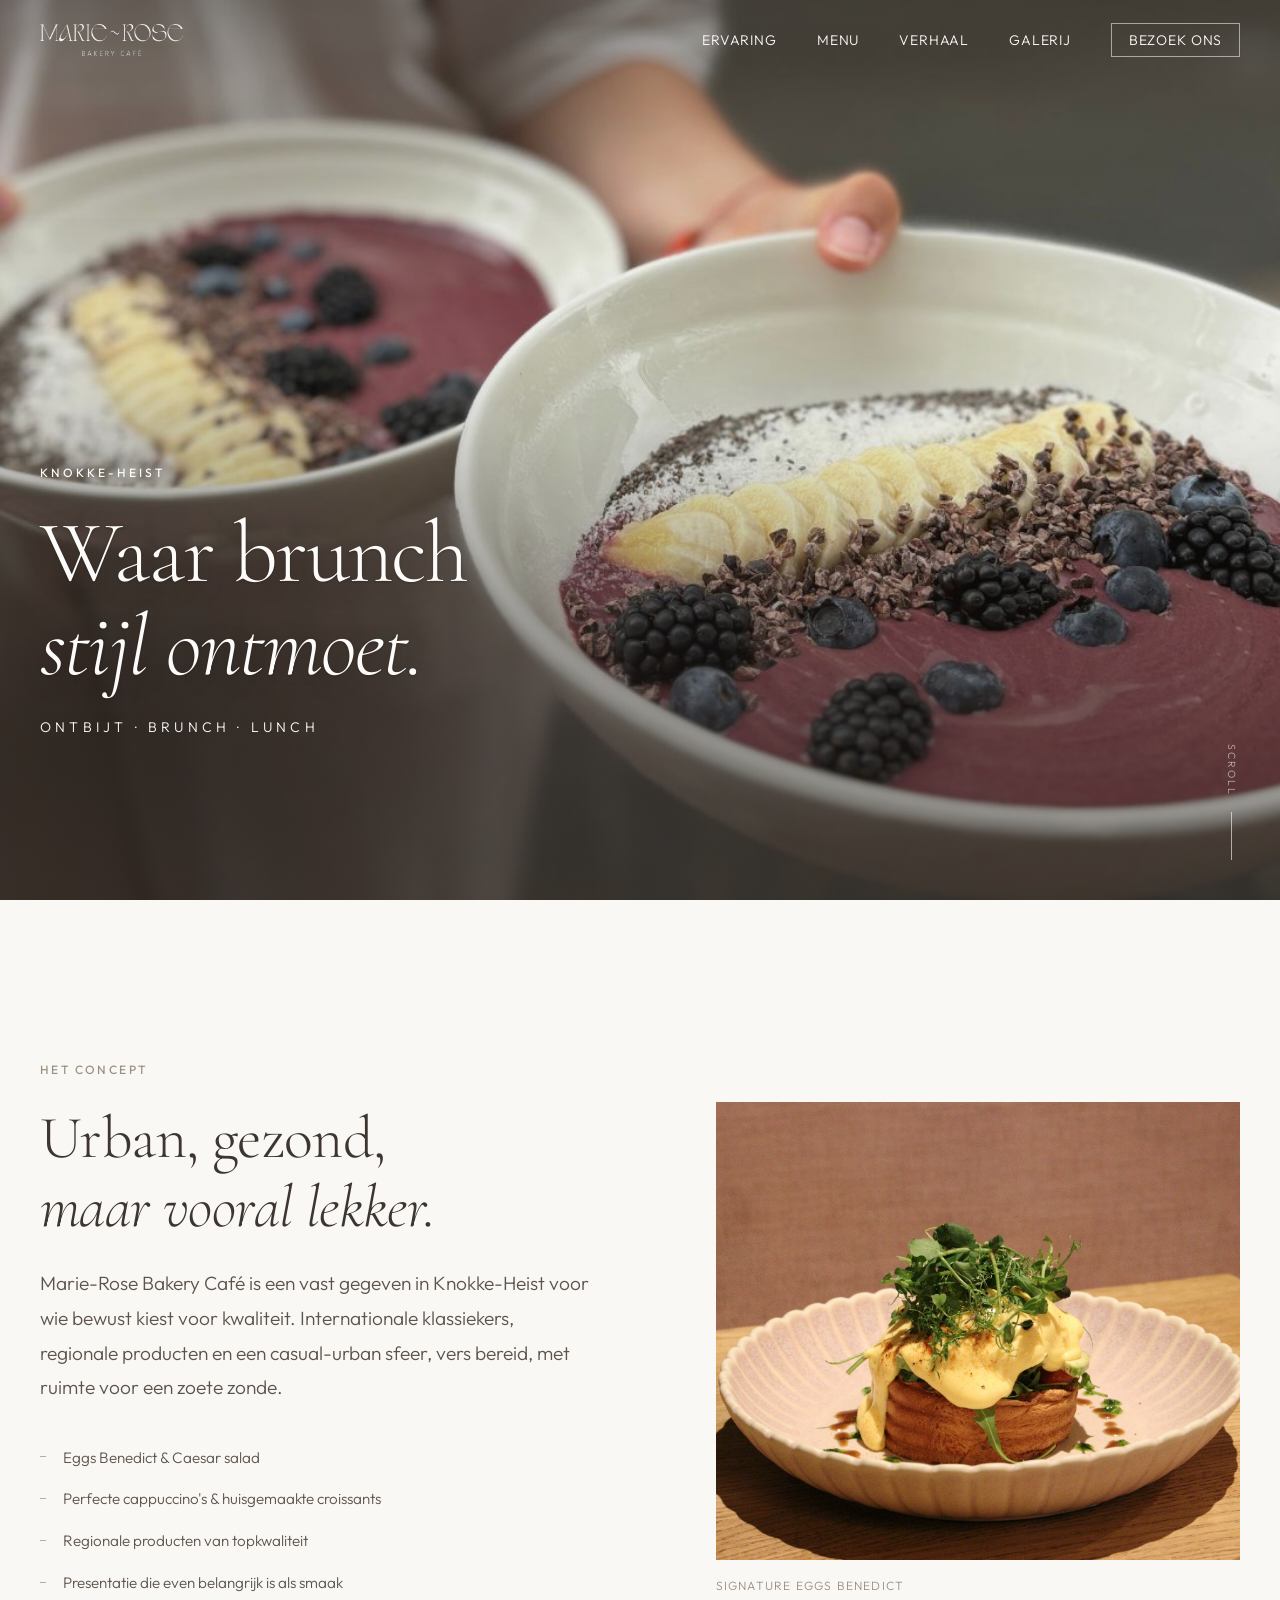
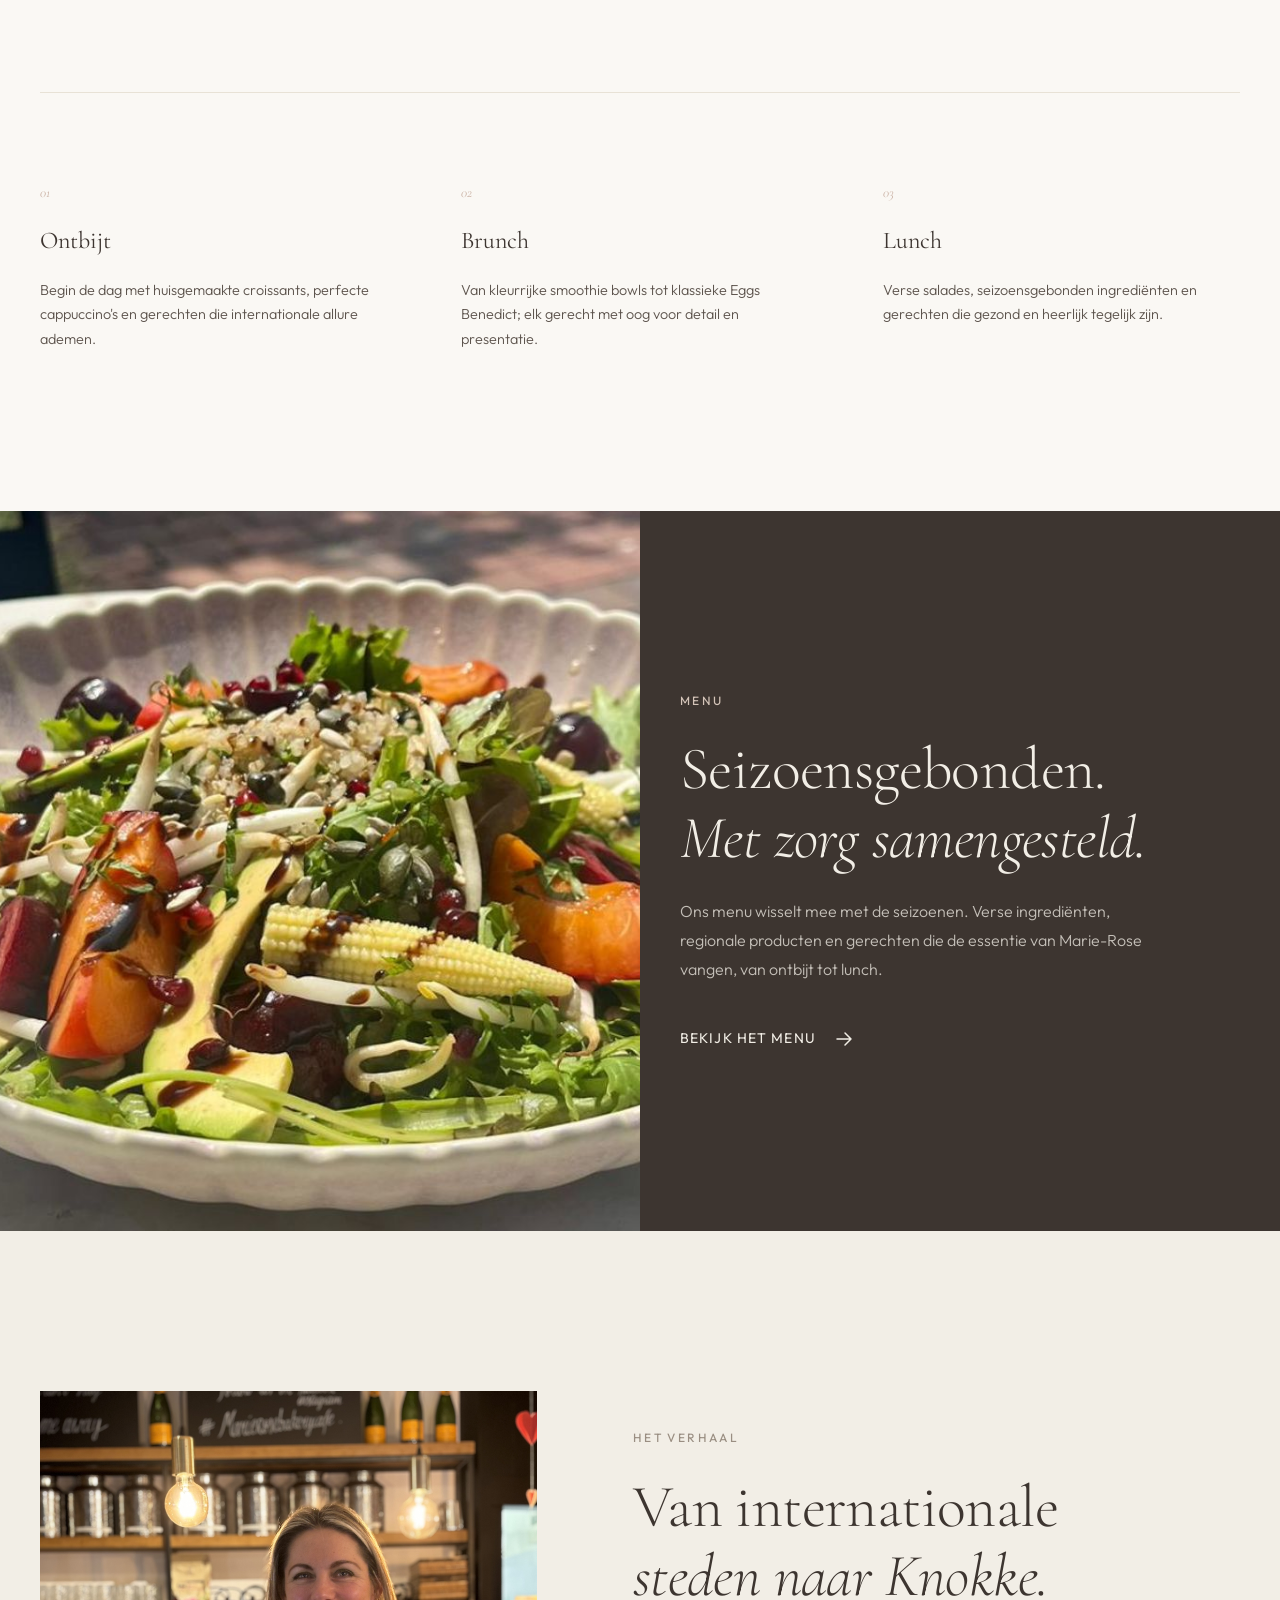
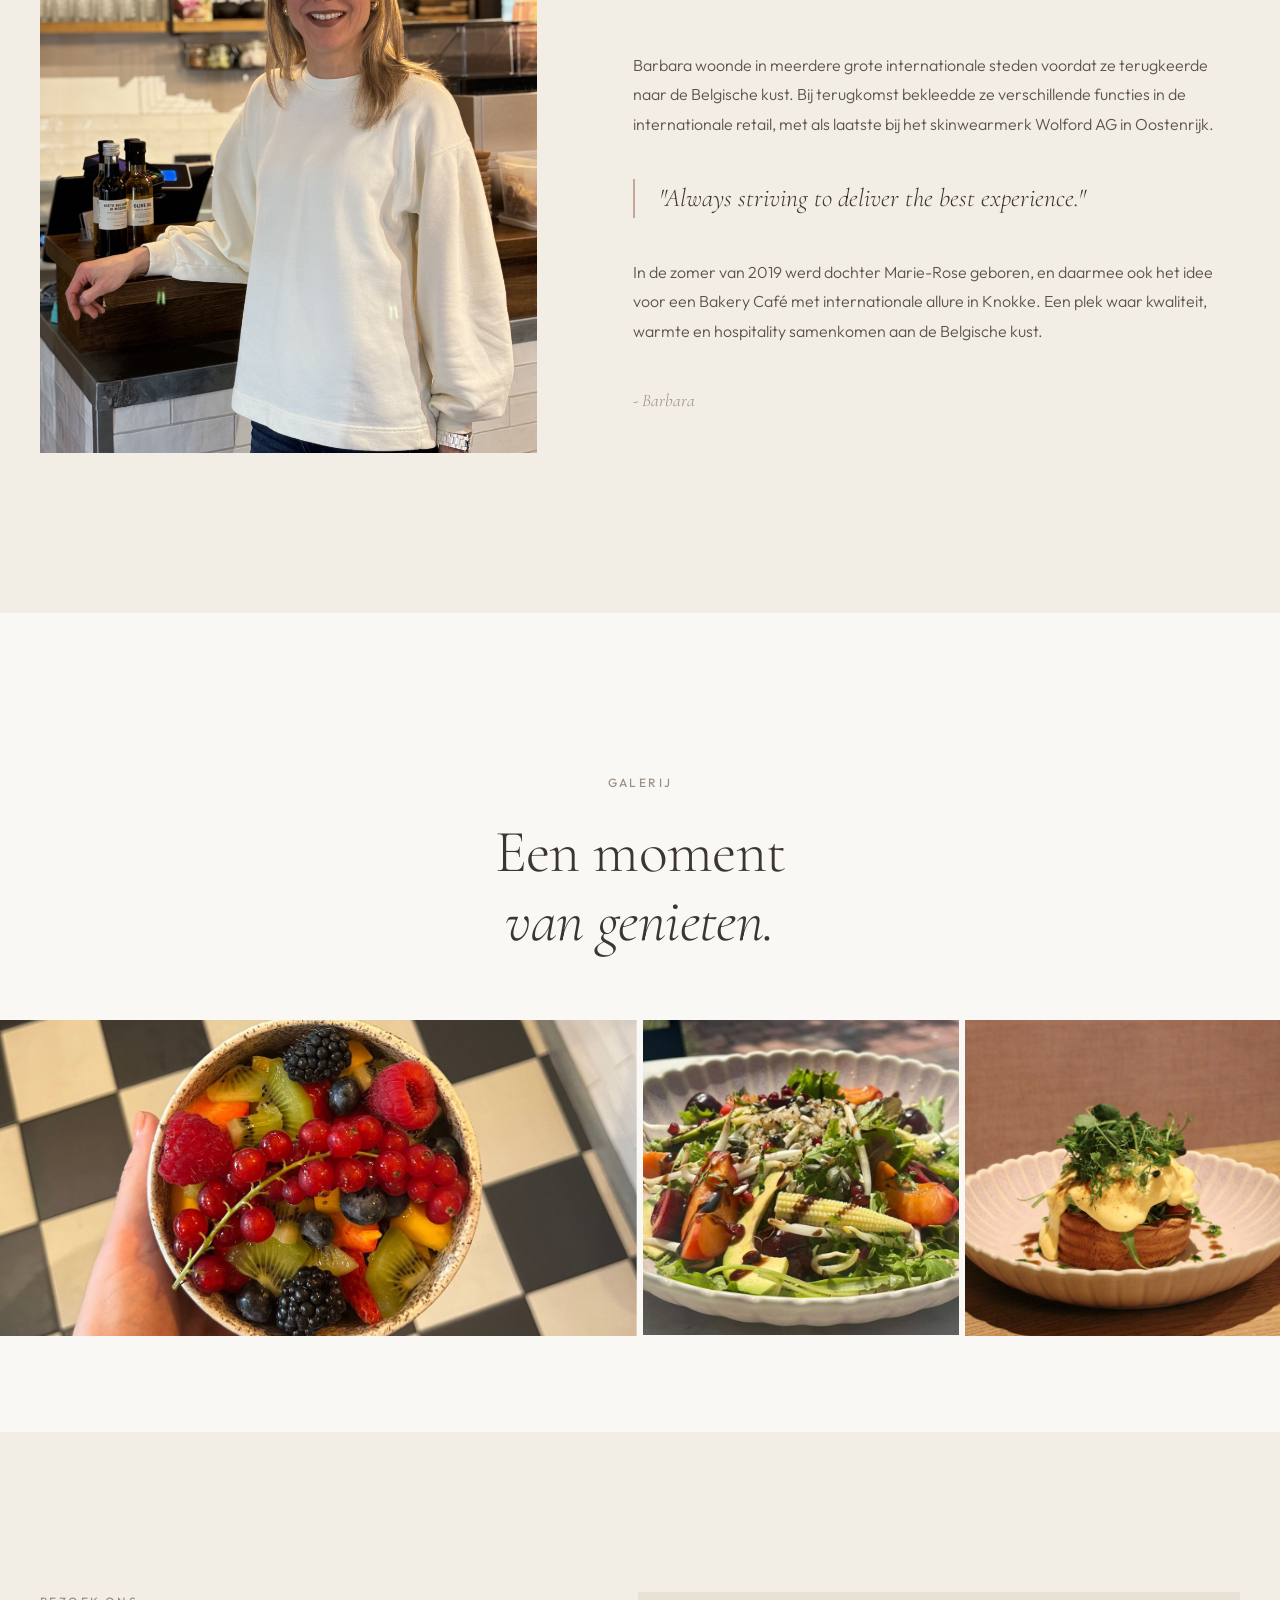
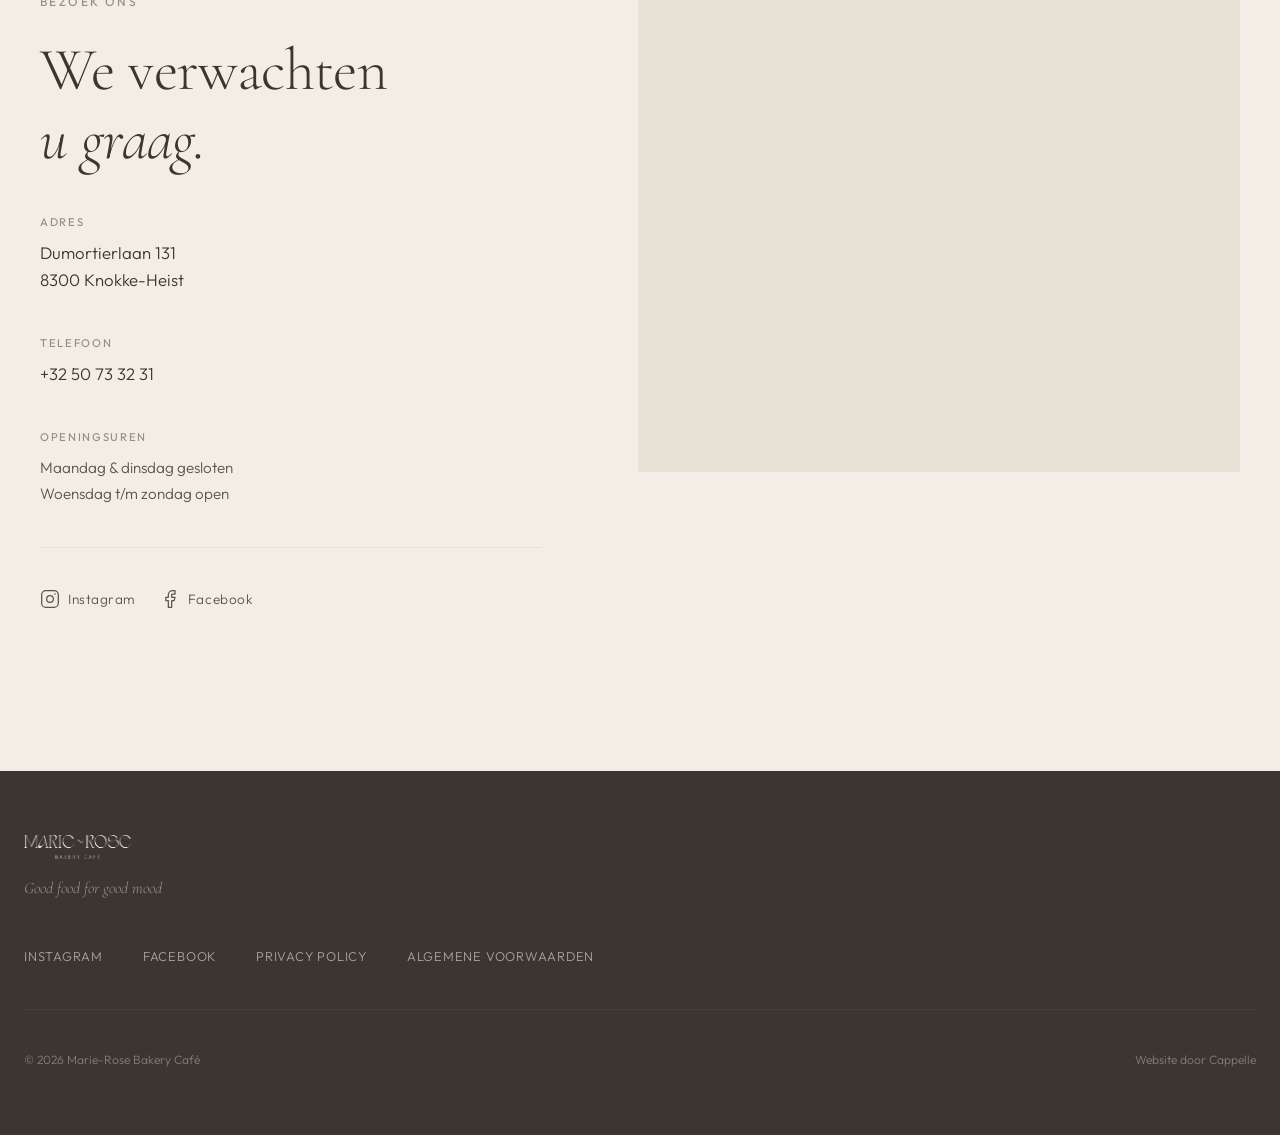
<file: index.html>
<!DOCTYPE html>
<html lang="nl">
<head>
  <meta charset="UTF-8">
  <meta name="viewport" content="width=device-width, initial-scale=1.0">
  <meta name="description" content="Marie-Rose Bakery Café. Urban bakery café in Knokke-Heist voor ontbijt, brunch en lunch. Internationale allure, regionale kwaliteit.">
  <meta name="theme-color" content="#F2EEE6">

  <title>Marie-Rose Bakery Café</title>

  <!-- Open Graph -->
  <meta property="og:type" content="website">
  <meta property="og:title" content="Marie-Rose Bakery Café in Knokke-Heist">
  <meta property="og:description" content="Urban, gezond, maar vooral lekker. Ontbijt, brunch en lunch met internationale allure aan de Belgische kust.">
  <meta property="og:image" content="assets/images/20240725_SmoothieBowl.jpg">
  <meta property="og:locale" content="nl_BE">
  <meta property="og:url" content="https://marie-roseknokke.be">

  <!-- Twitter -->
  <meta name="twitter:card" content="summary_large_image">
  <meta name="twitter:title" content="Marie-Rose Bakery Café in Knokke-Heist">
  <meta name="twitter:description" content="Urban, gezond, maar vooral lekker. Ontbijt, brunch en lunch met internationale allure aan de Belgische kust.">
  <meta name="twitter:image" content="assets/images/20240725_SmoothieBowl.jpg">

  <link rel="icon" href="assets/icons/favicon.ico" sizes="any">
  <link rel="canonical" href="https://marie-roseknokke.be">

  <link rel="preconnect" href="https://fonts.googleapis.com">
  <link rel="preconnect" href="https://fonts.gstatic.com" crossorigin>
  <link href="https://fonts.googleapis.com/css2?family=Cormorant+Garamond:ital,wght@0,300;0,400;0,500;1,300;1,400&family=Outfit:wght@300;400;450;500&display=swap" rel="stylesheet">

  <link rel="stylesheet" href="css/styles.css">

  <script type="application/ld+json">
  {
    "@context": "https://schema.org",
    "@type": "Restaurant",
    "name": "Marie-Rose Bakery Café",
    "image": "assets/images/20240725_SmoothieBowl.jpg",
    "url": "https://marie-roseknokke.be",
    "telephone": "+3250733231",
    "address": {
      "@type": "PostalAddress",
      "streetAddress": "Dumortierlaan 131",
      "addressLocality": "Knokke-Heist",
      "postalCode": "8300",
      "addressCountry": "BE"
    },
    "servesCuisine": ["Breakfast", "Brunch", "Lunch", "Bakery"],
    "priceRange": "€€",
    "sameAs": [
      "https://www.instagram.com/marierosebakerycafe/",
      "https://www.facebook.com/marierosebakerycafe/"
    ]
  }
  </script>
</head>
<body>

  <a href="#main" class="skip-link">Ga naar inhoud</a>

  <!-- Navigation -->
  <header class="site-header" id="site-header">
    <div class="header-inner">
      <a href="#" class="logo" aria-label="Marie-Rose Bakery Café - Home">
        <img src="assets/images/marie-roze-logopay-off-1800x404.png" alt="Marie-Rose Bakery Café" width="180" height="40">
      </a>

      <button class="nav-toggle" id="nav-toggle" aria-label="Menu openen" aria-expanded="false" aria-controls="site-nav">
        <span class="nav-toggle-line"></span>
        <span class="nav-toggle-line"></span>
      </button>

      <nav class="site-nav" id="site-nav" aria-label="Hoofdnavigatie">
        <ul class="nav-list">
          <li><a href="#ervaring" class="nav-link">Ervaring</a></li>
          <li><a href="#menu" class="nav-link">Menu</a></li>
          <li><a href="#verhaal" class="nav-link">Verhaal</a></li>
          <li><a href="#galerij" class="nav-link">Galerij</a></li>
          <li><a href="#contact" class="nav-link nav-link--cta">Bezoek ons</a></li>
        </ul>
      </nav>
    </div>
  </header>

  <main id="main">

    <!-- Hero -->
    <section class="hero" aria-label="Introductie">
      <div class="hero-media">
        <img
          src="assets/images/20240725_SmoothieBowl.jpg"
          alt="Twee kleurrijke açaí bowls met vers fruit, bereid bij Marie-Rose Bakery Café"
          width="1920"
          height="1280"
          fetchpriority="high"
        >
      </div>
      <div class="hero-content">
        <p class="hero-eyebrow reveal">Knokke-Heist</p>
        <h1 class="hero-title reveal">
          <span class="hero-title-line">Waar brunch</span>
          <span class="hero-title-line hero-title-line--italic">stijl ontmoet.</span>
        </h1>
        <p class="hero-subtitle reveal">Ontbijt · Brunch · Lunch</p>
      </div>
      <div class="hero-scroll" aria-hidden="true">
        <span class="hero-scroll-text">Scroll</span>
        <span class="hero-scroll-line"></span>
      </div>
    </section>

    <!-- Experience -->
    <section class="section experience" id="ervaring" aria-labelledby="experience-heading">
      <div class="container">
        <div class="experience-layout">
          <header class="experience-intro reveal">
            <span class="section-label">Het concept</span>
            <h2 class="section-title" id="experience-heading">Urban, gezond,<br><em>maar vooral lekker.</em></h2>
          </header>

          <div class="experience-body reveal">
            <p class="lead experience-lead">Marie-Rose Bakery Café is een vast gegeven in Knokke-Heist voor wie bewust kiest voor kwaliteit. Internationale klassiekers, regionale producten en een casual-urban sfeer, vers bereid, met ruimte voor een zoete zonde.</p>
            <ul class="experience-list">
              <li>Eggs Benedict & Caesar salad</li>
              <li>Perfecte cappuccino's & huisgemaakte croissants</li>
              <li>Regionale producten van topkwaliteit</li>
              <li>Presentatie die even belangrijk is als smaak</li>
            </ul>
          </div>

          <div class="experience-visual reveal">
            <figure class="image-frame">
              <img
                src="assets/images/Schermafbeelding-2024-03-15-om-08.57.19.jpg"
                alt="Eggs Benedict met hollandaise en verse microgroenten, signature gerecht van Marie-Rose"
                width="800"
                height="600"
                loading="lazy"
              >
              <figcaption class="image-caption">Signature Eggs Benedict</figcaption>
            </figure>
          </div>
        </div>

        <div class="experience-features">
          <article class="feature-card reveal">
            <span class="feature-number">01</span>
            <h3 class="feature-title">Ontbijt</h3>
            <p>Begin de dag met huisgemaakte croissants, perfecte cappuccino's en gerechten die internationale allure ademen.</p>
          </article>
          <article class="feature-card reveal">
            <span class="feature-number">02</span>
            <h3 class="feature-title">Brunch</h3>
            <p>Van kleurrijke smoothie bowls tot klassieke Eggs Benedict; elk gerecht met oog voor detail en presentatie.</p>
          </article>
          <article class="feature-card reveal">
            <span class="feature-number">03</span>
            <h3 class="feature-title">Lunch</h3>
            <p>Verse salades, seizoensgebonden ingrediënten en gerechten die gezond en heerlijk tegelijk zijn.</p>
          </article>
        </div>
      </div>
    </section>

    <!-- Menu -->
    <section class="section menu-section" id="menu" aria-labelledby="menu-heading">
      <div class="menu-layout">
        <div class="menu-image reveal">
          <img
            src="assets/images/20240725_Salade.jpg"
            alt="Verse seizoensalade met avocado, kersen en balsamico, geserveerd op het terras"
            width="900"
            height="1200"
            loading="lazy"
          >
        </div>
        <div class="menu-content">
          <div class="menu-inner reveal">
            <span class="section-label">Menu</span>
            <h2 class="section-title" id="menu-heading">Seizoensgebonden.<br><em>Met zorg samengesteld.</em></h2>
            <p class="menu-text">Ons menu wisselt mee met de seizoenen. Verse ingrediënten, regionale producten en gerechten die de essentie van Marie-Rose vangen, van ontbijt tot lunch.</p>
            <a href="assets/pdf/MR-menu-Brunch-juni-16-2026-02-full.pdf" class="text-link" target="_blank" rel="noopener noreferrer">
              <span>Bekijk het menu</span>
              <svg class="text-link-arrow" width="24" height="24" viewBox="0 0 24 24" fill="none" aria-hidden="true">
                <path d="M5 12h14M13 6l6 6-6 6" stroke="currentColor" stroke-width="1.5" stroke-linecap="round" stroke-linejoin="round"/>
              </svg>
            </a>
          </div>
        </div>
      </div>
    </section>

    <!-- Founder Story -->
    <section class="section story" id="verhaal" aria-labelledby="story-heading">
      <div class="container">
        <div class="story-grid">
          <div class="story-image reveal">
            <figure class="image-frame">
              <img
                src="assets/images/Marie-Rose-Barbara.png"
                alt="Barbara, oprichter van Marie-Rose Bakery Café, in de zaak aan de Dumortierlaan"
                width="600"
                height="900"
                loading="lazy"
              >
            </figure>
          </div>
          <div class="story-content reveal">
            <span class="section-label">Het verhaal</span>
            <h2 class="section-title" id="story-heading">Van internationale<br><em>steden naar Knokke.</em></h2>

            <div class="story-body">
              <p>Barbara woonde in meerdere grote internationale steden voordat ze terugkeerde naar de Belgische kust. Bij terugkomst bekleedde ze verschillende functies in de internationale retail, met als laatste bij het skinwearmerk Wolford AG in Oostenrijk.</p>
              <blockquote class="story-quote">
                <p>"Always striving to deliver the best experience."</p>
              </blockquote>
              <p>In de zomer van 2019 werd dochter Marie-Rose geboren, en daarmee ook het idee voor een Bakery Café met internationale allure in Knokke. Een plek waar kwaliteit, warmte en hospitality samenkomen aan de Belgische kust.</p>
            </div>

            <p class="story-signature">- Barbara</p>
          </div>
        </div>
      </div>
    </section>

    <!-- Gallery -->
    <section class="section gallery" id="galerij" aria-labelledby="gallery-heading">
      <div class="container">
        <div class="section-header section-header--center reveal">
          <span class="section-label">Galerij</span>
          <h2 class="section-title" id="gallery-heading">Een moment<br><em>van genieten.</em></h2>
        </div>
      </div>

      <div class="gallery-grid">
        <figure class="gallery-item gallery-item--wide reveal">
          <img
            src="assets/images/20240725_Fruit.jpg"
            alt="Kleurrijke fruitsalade met verse bessen, kiwi en mango in een handgemaakte kom"
            width="1200"
            height="800"
            loading="lazy"
          >
        </figure>
        <figure class="gallery-item reveal">
          <img
            src="assets/images/20240725_Salade.jpg"
            alt="Gourmet salade met avocado en balsamico op het terras"
            width="800"
            height="1000"
            loading="lazy"
          >
        </figure>
        <figure class="gallery-item reveal">
          <img
            src="assets/images/Schermafbeelding-2024-03-15-om-08.57.19.jpg"
            alt="Eggs Benedict met hollandaise en microgroenten"
            width="800"
            height="600"
            loading="lazy"
          >
        </figure>
      </div>
    </section>

    <!-- Contact -->
    <section class="section contact" id="contact" aria-labelledby="contact-heading">
      <div class="container">
        <div class="contact-grid">
          <div class="contact-info reveal">
            <span class="section-label">Bezoek ons</span>
            <h2 class="section-title" id="contact-heading">We verwachten<br><em>u graag.</em></h2>

            <address class="contact-details">
              <p class="contact-address">
                <span class="contact-label">Adres</span>
                Dumortierlaan 131<br>
                8300 Knokke-Heist
              </p>
              <p class="contact-phone">
                <span class="contact-label">Telefoon</span>
                <a href="tel:+3250733231">+32 50 73 32 31</a>
              </p>
              <p class="contact-hours">
                <span class="contact-label">Openingsuren</span>
                Maandag & dinsdag gesloten<br>
                Woensdag t/m zondag open
              </p>
            </address>

            <div class="contact-social">
              <a href="https://www.instagram.com/marierosebakerycafe/" class="social-link" target="_blank" rel="noopener noreferrer" aria-label="Volg ons op Instagram">
                <svg width="20" height="20" viewBox="0 0 24 24" fill="none" aria-hidden="true">
                  <rect x="2" y="2" width="20" height="20" rx="5" stroke="currentColor" stroke-width="1.5"/>
                  <circle cx="12" cy="12" r="4" stroke="currentColor" stroke-width="1.5"/>
                  <circle cx="18" cy="6" r="1" fill="currentColor"/>
                </svg>
                <span>Instagram</span>
              </a>
              <a href="https://www.facebook.com/marierosebakerycafe/" class="social-link" target="_blank" rel="noopener noreferrer" aria-label="Volg ons op Facebook">
                <svg width="20" height="20" viewBox="0 0 24 24" fill="none" aria-hidden="true">
                  <path d="M18 2h-3a5 5 0 00-5 5v3H7v4h3v8h4v-8h3l1-4h-4V7a1 1 0 011-1h3V2z" stroke="currentColor" stroke-width="1.5" stroke-linecap="round" stroke-linejoin="round"/>
                </svg>
                <span>Facebook</span>
              </a>
            </div>
          </div>

          <div class="contact-map reveal">
            <iframe
              title="Locatie Marie-Rose Bakery Café op Google Maps"
              src="https://www.google.com/maps/embed?pb=!1m18!1m12!1m3!1d2491.7349954307565!2d3.290889776618354!3d51.35278347177864!2m3!1f0!2f0!3f0!3m2!1i1024!2i768!4f13.1!3m3!1m2!1s0x47c4a7f46e5615bf%3A0x24ae052e3754a3ef!2sMarie-Rose%20Bakery!5e0!3m2!1snl!2sbe!4v1783539317218!5m2!1snl!2sbe"
              width="600"
              height="450"
              style="border:0;"
              allowfullscreen=""
              loading="lazy"
              referrerpolicy="strict-origin-when-cross-origin"
            ></iframe>
          </div>
        </div>
      </div>
    </section>

  </main>

  <!-- Footer -->
  <footer class="site-footer">
    <div class="footer-inner">
      <div class="footer-brand">
        <img src="assets/images/marie-roze-logopay-off-1800x404.png" alt="Marie-Rose Bakery Café" width="160" height="36" loading="lazy">
        <p class="footer-tagline">Good food for good mood</p>
      </div>

      <nav class="footer-nav" aria-label="Footer navigatie">
        <ul class="footer-links">
          <li><a href="https://www.instagram.com/marierosebakerycafe/" target="_blank" rel="noopener noreferrer">Instagram</a></li>
          <li><a href="https://www.facebook.com/marierosebakerycafe/" target="_blank" rel="noopener noreferrer">Facebook</a></li>
          <li><a href="privacy.html">Privacy Policy</a></li>
          <li><a href="algemene-voorwaarden.html">Algemene Voorwaarden</a></li>
        </ul>
      </nav>

      <div class="footer-bottom">
        <p>&copy; <span id="year"></span> Marie-Rose Bakery Café</p>
        <p class="footer-credit">Website door <a href="https://bycappelle.be" target="_blank" rel="noopener noreferrer">Cappelle</a></p>
      </div>
    </div>
  </footer>

  <div
    class="zc-widget-config"
    data-restaurant="366908"
    data-position="left"
    data-lang="nl"
    data-primary-color="3D3530"
  ></div>
  <script id="zenchef-sdk" src="https://sdk.zenchef.com/v1/sdk.min.js" async></script>

  <script src="js/main.js" defer></script>
</body>
</html>
</file>
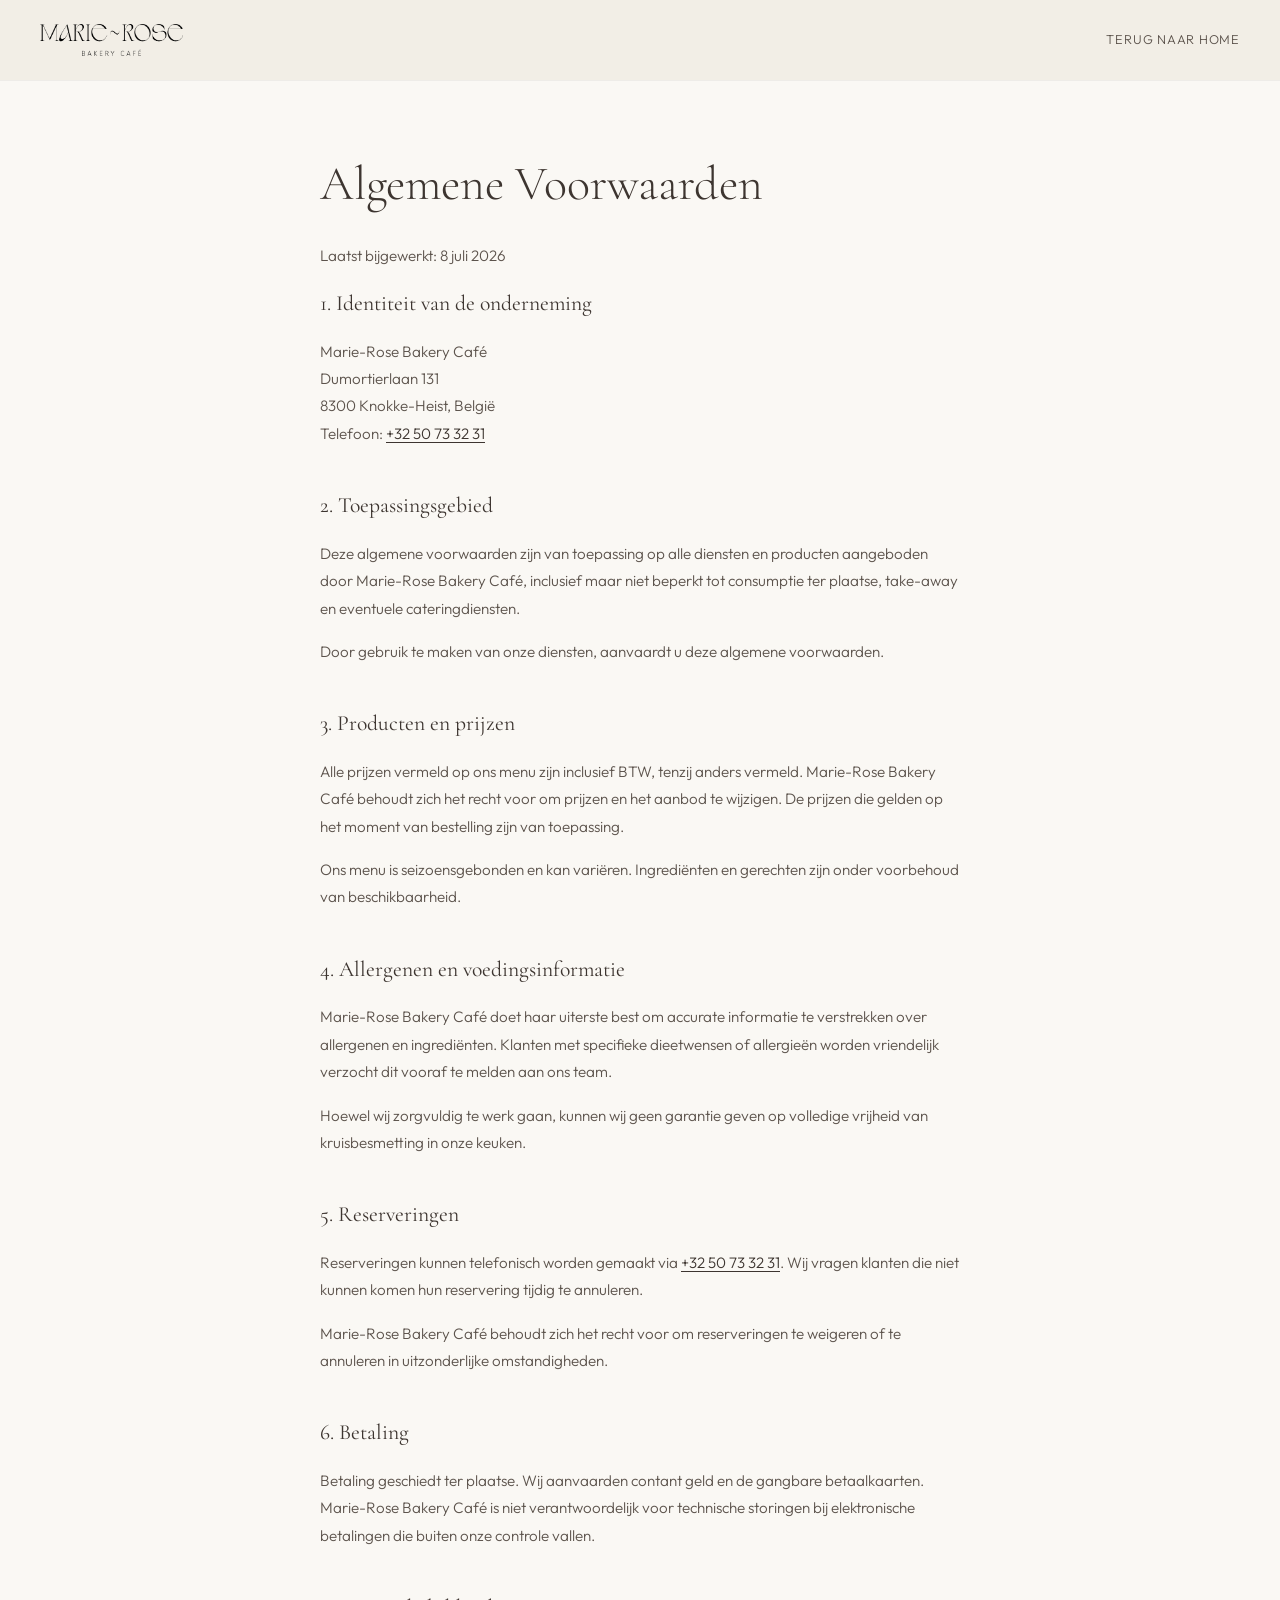
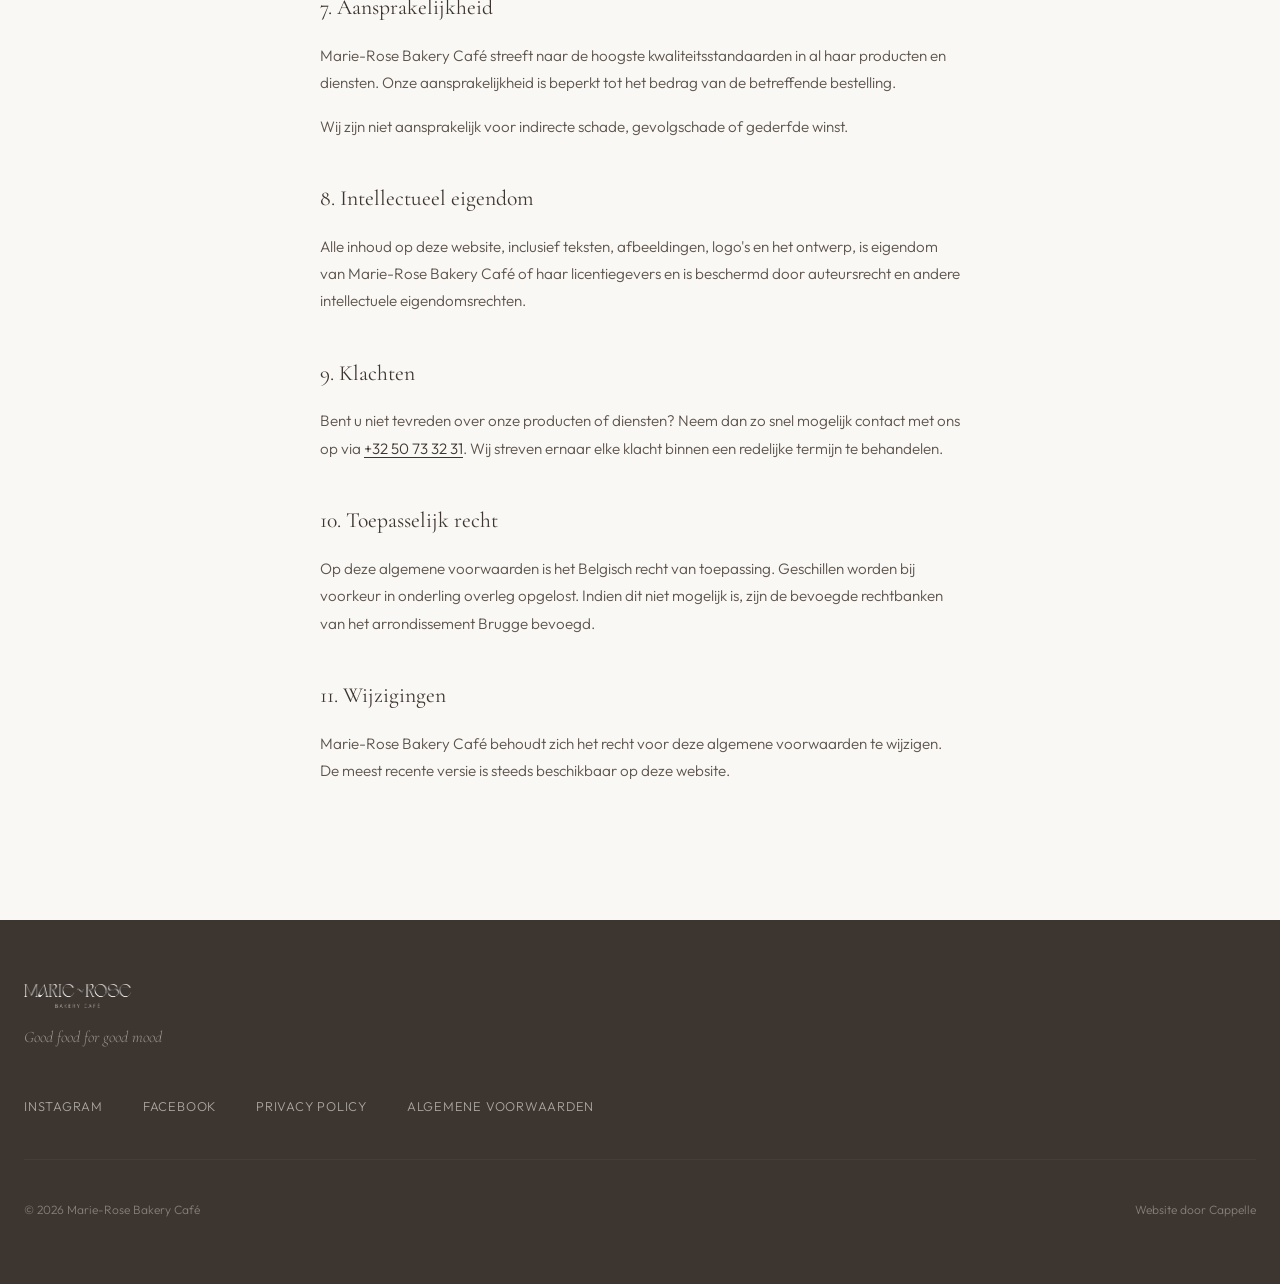
<file: algemene-voorwaarden.html>
<!DOCTYPE html>
<html lang="nl">
<head>
  <meta charset="UTF-8">
  <meta name="viewport" content="width=device-width, initial-scale=1.0">
  <meta name="description" content="Algemene Voorwaarden van Marie-Rose Bakery Café te Knokke-Heist.">
  <meta name="robots" content="noindex, follow">
  <meta name="theme-color" content="#F2EEE6">

  <title>Algemene Voorwaarden - Marie-Rose Bakery Café</title>

  <link rel="icon" href="assets/icons/favicon.ico" sizes="any">

  <link rel="preconnect" href="https://fonts.googleapis.com">
  <link rel="preconnect" href="https://fonts.gstatic.com" crossorigin>
  <link href="https://fonts.googleapis.com/css2?family=Cormorant+Garamond:ital,wght@0,300;0,400;0,500;1,300;1,400&family=Outfit:wght@300;400;450;500&display=swap" rel="stylesheet">

  <link rel="stylesheet" href="css/styles.css">
</head>
<body class="legal-page">

  <header class="site-header site-header--solid" id="site-header">
    <div class="header-inner">
      <a href="index.html" class="logo" aria-label="Marie-Rose Bakery Café - Home">
        <img src="assets/images/marie-roze-logopay-off-1800x404.png" alt="Marie-Rose Bakery Café" width="180" height="40">
      </a>
      <a href="index.html" class="legal-back">Terug naar home</a>
    </div>
  </header>

  <main class="legal-main">
    <article class="legal-content container">
      <h1 class="legal-title">Algemene Voorwaarden</h1>
      <p class="legal-updated">Laatst bijgewerkt: 8 juli 2026</p>

      <section>
        <h2>1. Identiteit van de onderneming</h2>
        <p>
          Marie-Rose Bakery Café<br>
          Dumortierlaan 131<br>
          8300 Knokke-Heist, België<br>
          Telefoon: <a href="tel:+3250733231">+32 50 73 32 31</a>
        </p>
      </section>

      <section>
        <h2>2. Toepassingsgebied</h2>
        <p>Deze algemene voorwaarden zijn van toepassing op alle diensten en producten aangeboden door Marie-Rose Bakery Café, inclusief maar niet beperkt tot consumptie ter plaatse, take-away en eventuele cateringdiensten.</p>
        <p>Door gebruik te maken van onze diensten, aanvaardt u deze algemene voorwaarden.</p>
      </section>

      <section>
        <h2>3. Producten en prijzen</h2>
        <p>Alle prijzen vermeld op ons menu zijn inclusief BTW, tenzij anders vermeld. Marie-Rose Bakery Café behoudt zich het recht voor om prijzen en het aanbod te wijzigen. De prijzen die gelden op het moment van bestelling zijn van toepassing.</p>
        <p>Ons menu is seizoensgebonden en kan variëren. Ingrediënten en gerechten zijn onder voorbehoud van beschikbaarheid.</p>
      </section>

      <section>
        <h2>4. Allergenen en voedingsinformatie</h2>
        <p>Marie-Rose Bakery Café doet haar uiterste best om accurate informatie te verstrekken over allergenen en ingrediënten. Klanten met specifieke dieetwensen of allergieën worden vriendelijk verzocht dit vooraf te melden aan ons team.</p>
        <p>Hoewel wij zorgvuldig te werk gaan, kunnen wij geen garantie geven op volledige vrijheid van kruisbesmetting in onze keuken.</p>
      </section>

      <section>
        <h2>5. Reserveringen</h2>
        <p>Reserveringen kunnen telefonisch worden gemaakt via <a href="tel:+3250733231">+32 50 73 32 31</a>. Wij vragen klanten die niet kunnen komen hun reservering tijdig te annuleren.</p>
        <p>Marie-Rose Bakery Café behoudt zich het recht voor om reserveringen te weigeren of te annuleren in uitzonderlijke omstandigheden.</p>
      </section>

      <section>
        <h2>6. Betaling</h2>
        <p>Betaling geschiedt ter plaatse. Wij aanvaarden contant geld en de gangbare betaalkaarten. Marie-Rose Bakery Café is niet verantwoordelijk voor technische storingen bij elektronische betalingen die buiten onze controle vallen.</p>
      </section>

      <section>
        <h2>7. Aansprakelijkheid</h2>
        <p>Marie-Rose Bakery Café streeft naar de hoogste kwaliteitsstandaarden in al haar producten en diensten. Onze aansprakelijkheid is beperkt tot het bedrag van de betreffende bestelling.</p>
        <p>Wij zijn niet aansprakelijk voor indirecte schade, gevolgschade of gederfde winst.</p>
      </section>

      <section>
        <h2>8. Intellectueel eigendom</h2>
        <p>Alle inhoud op deze website, inclusief teksten, afbeeldingen, logo's en het ontwerp, is eigendom van Marie-Rose Bakery Café of haar licentiegevers en is beschermd door auteursrecht en andere intellectuele eigendomsrechten.</p>
      </section>

      <section>
        <h2>9. Klachten</h2>
        <p>Bent u niet tevreden over onze producten of diensten? Neem dan zo snel mogelijk contact met ons op via <a href="tel:+3250733231">+32 50 73 32 31</a>. Wij streven ernaar elke klacht binnen een redelijke termijn te behandelen.</p>
      </section>

      <section>
        <h2>10. Toepasselijk recht</h2>
        <p>Op deze algemene voorwaarden is het Belgisch recht van toepassing. Geschillen worden bij voorkeur in onderling overleg opgelost. Indien dit niet mogelijk is, zijn de bevoegde rechtbanken van het arrondissement Brugge bevoegd.</p>
      </section>

      <section>
        <h2>11. Wijzigingen</h2>
        <p>Marie-Rose Bakery Café behoudt zich het recht voor deze algemene voorwaarden te wijzigen. De meest recente versie is steeds beschikbaar op deze website.</p>
      </section>
    </article>
  </main>

  <footer class="site-footer">
    <div class="footer-inner">
      <div class="footer-brand">
        <img src="assets/images/marie-roze-logopay-off-1800x404.png" alt="Marie-Rose Bakery Café" width="160" height="36" loading="lazy">
        <p class="footer-tagline">Good food for good mood</p>
      </div>

      <nav class="footer-nav" aria-label="Footer navigatie">
        <ul class="footer-links">
          <li><a href="https://www.instagram.com/marierosebakerycafe/" target="_blank" rel="noopener noreferrer">Instagram</a></li>
          <li><a href="https://www.facebook.com/marierosebakerycafe/" target="_blank" rel="noopener noreferrer">Facebook</a></li>
          <li><a href="privacy.html">Privacy Policy</a></li>
          <li><a href="algemene-voorwaarden.html">Algemene Voorwaarden</a></li>
        </ul>
      </nav>

      <div class="footer-bottom">
        <p>&copy; <span id="year"></span> Marie-Rose Bakery Café</p>
        <p class="footer-credit">Website door <a href="https://bycappelle.be" target="_blank" rel="noopener noreferrer">Cappelle</a></p>
      </div>
    </div>
  </footer>

  <script src="js/main.js" defer></script>
</body>
</html>
</file>
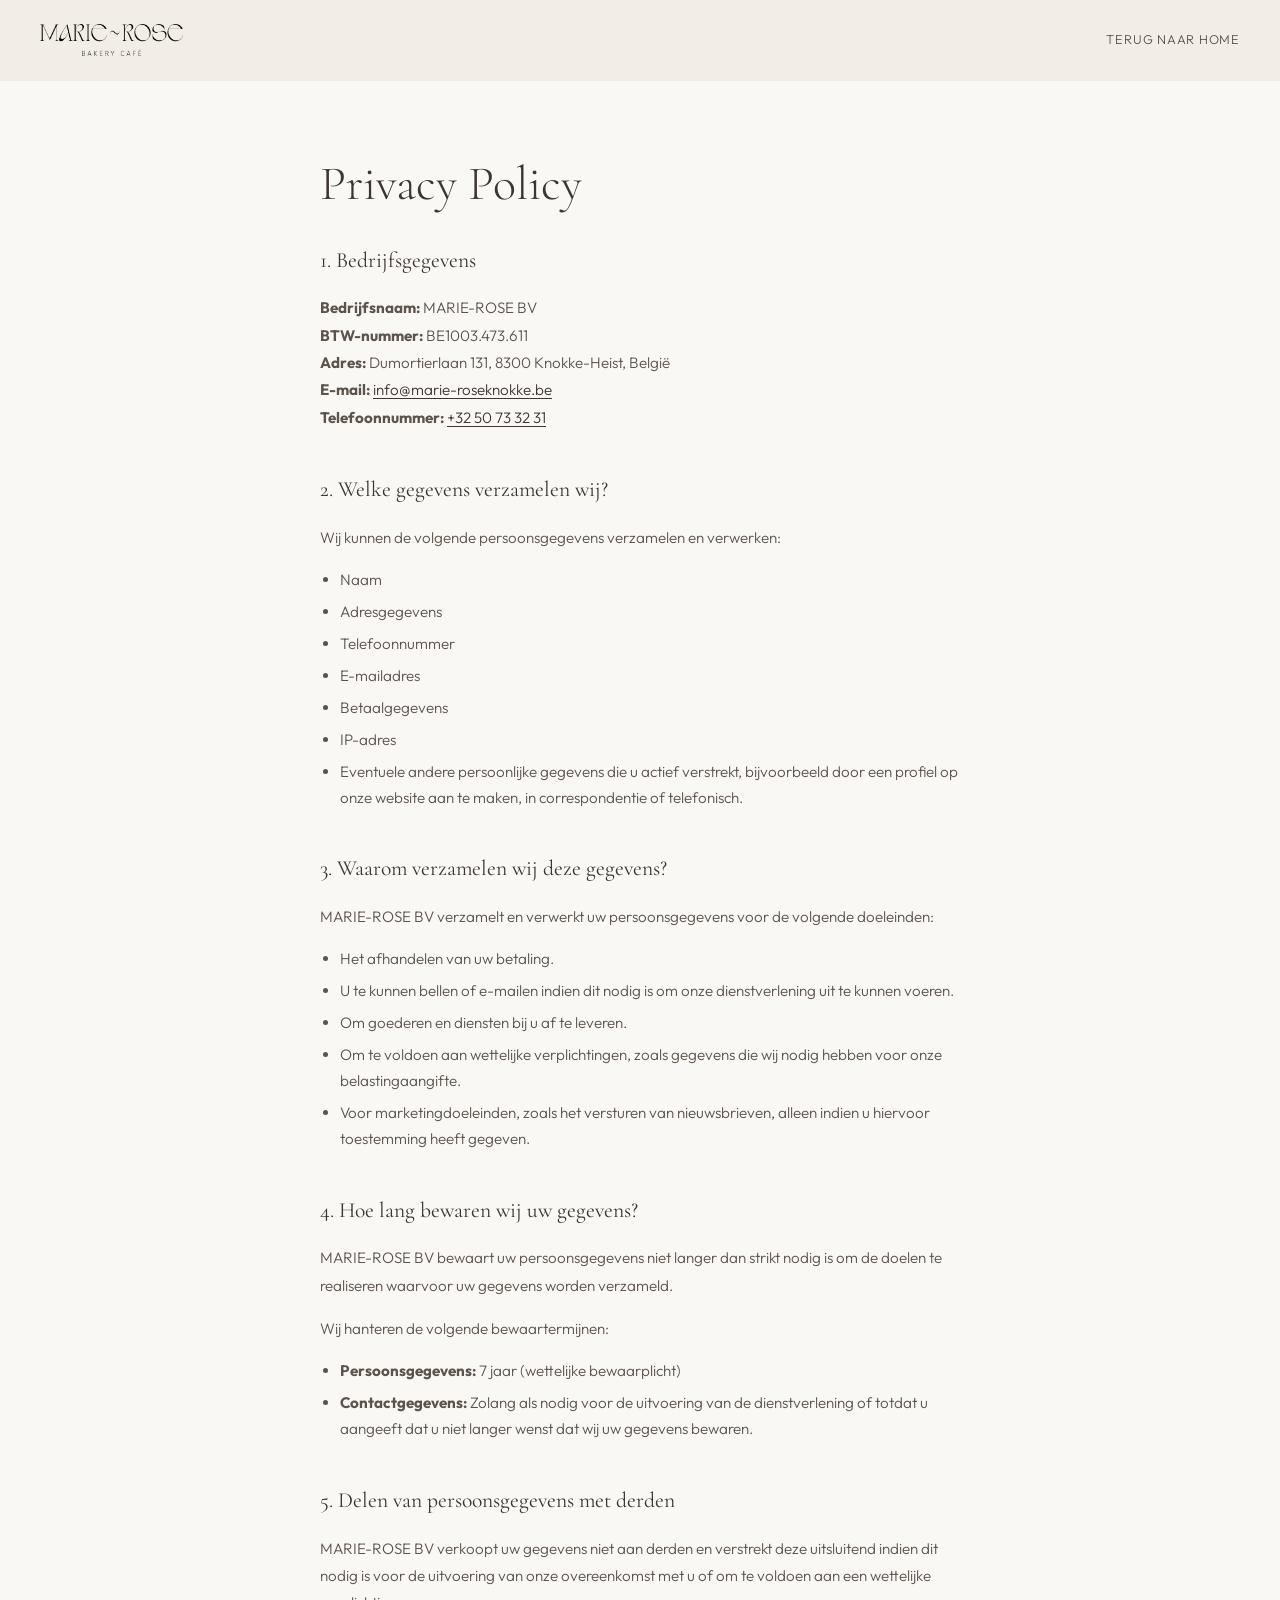
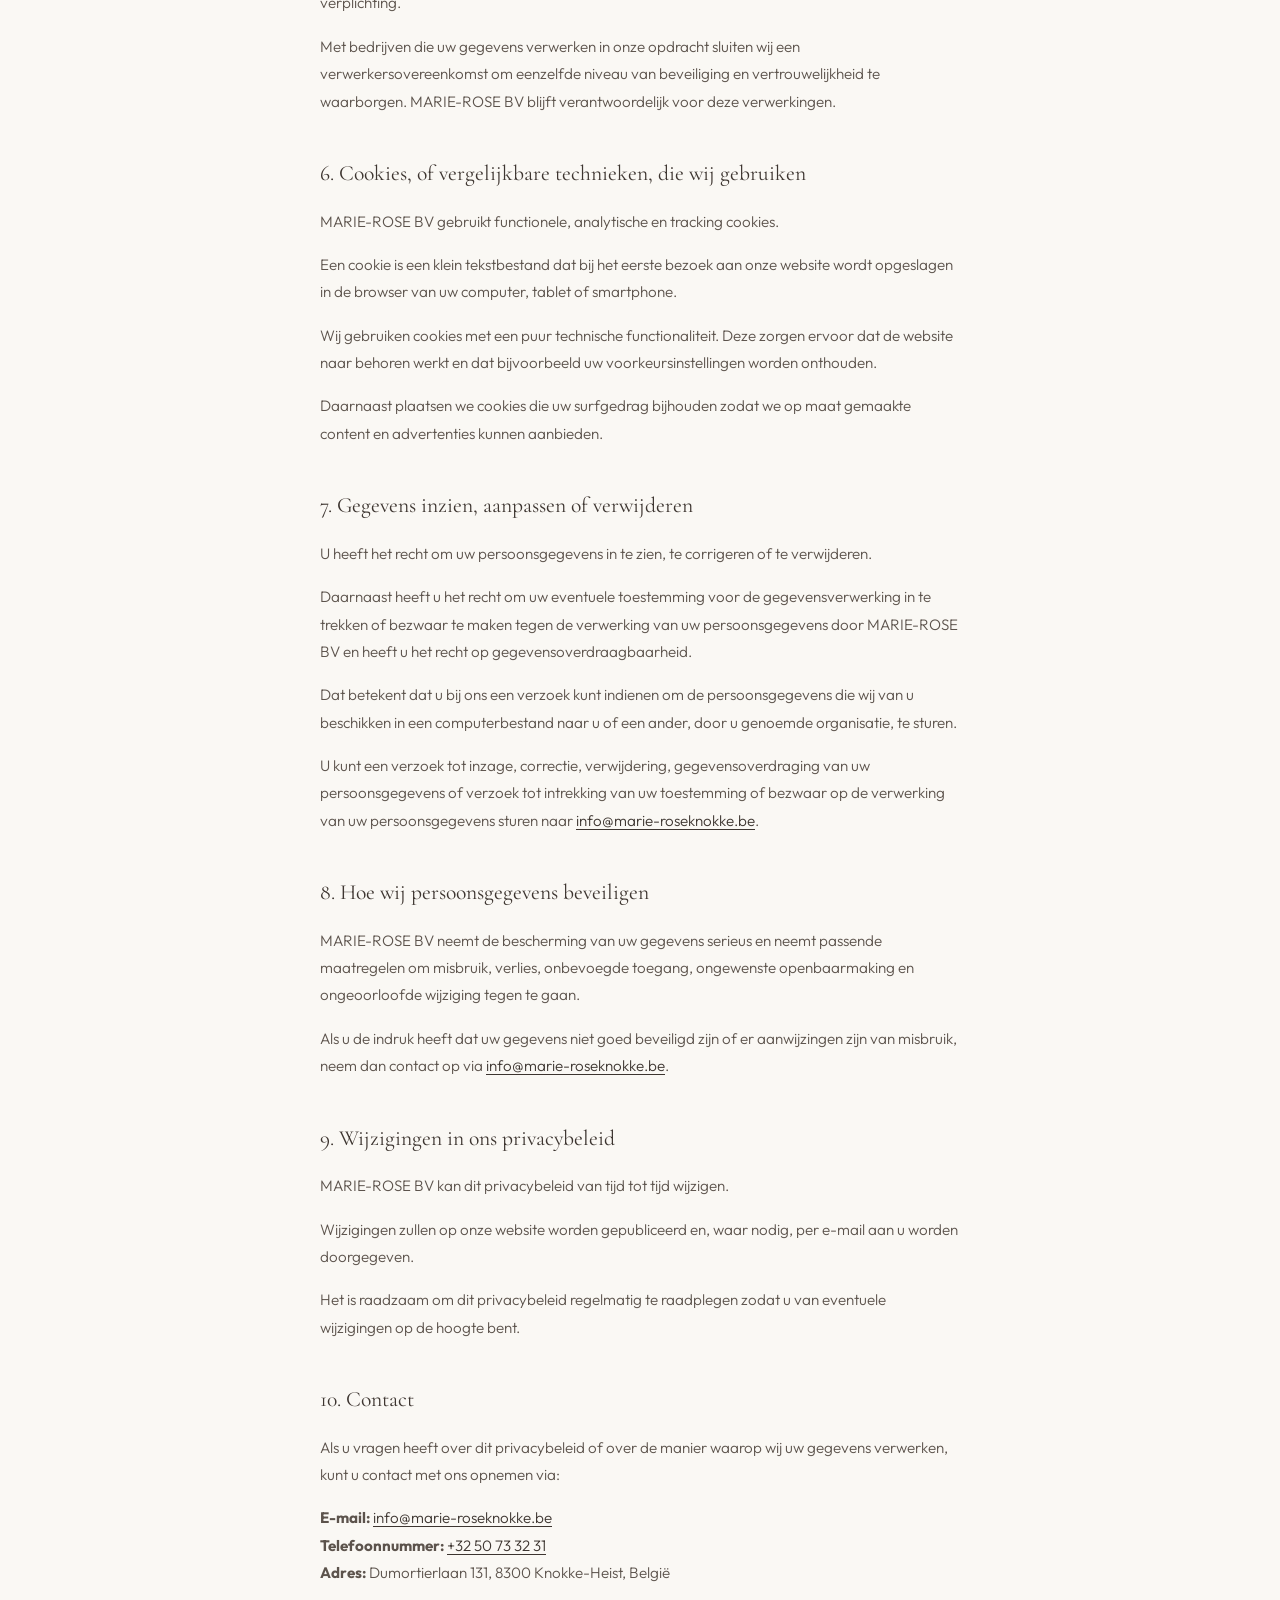
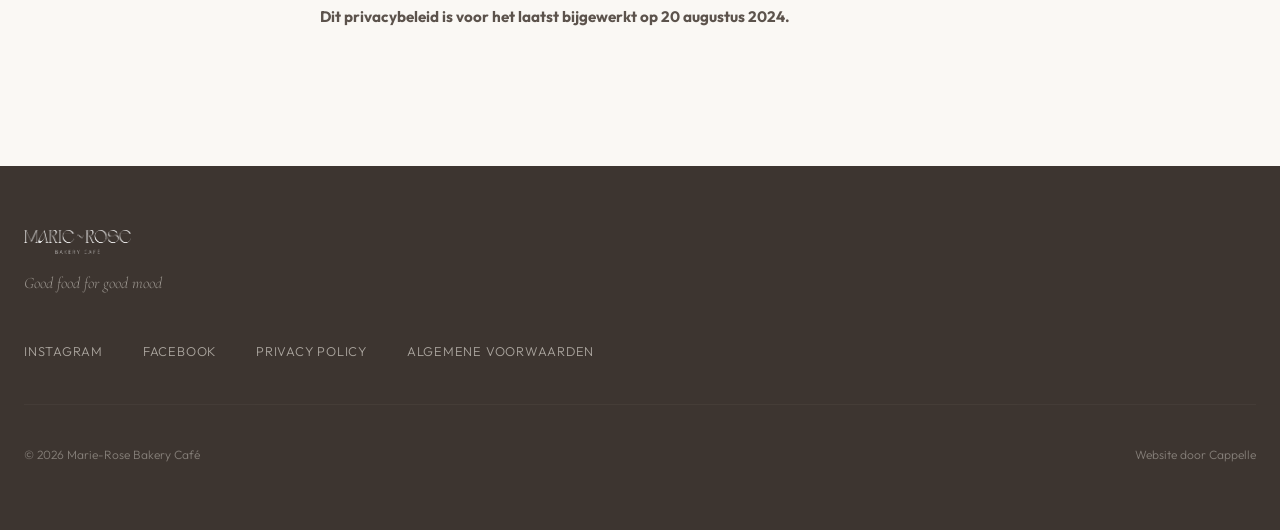
<file: privacy.html>
<!DOCTYPE html>
<html lang="nl">
<head>
  <meta charset="UTF-8">
  <meta name="viewport" content="width=device-width, initial-scale=1.0">
  <meta name="description" content="Privacy Policy van Marie-Rose Bakery Café te Knokke-Heist.">
  <meta name="robots" content="noindex, follow">
  <meta name="theme-color" content="#F2EEE6">

  <title>Privacy Policy - Marie-Rose Bakery Café</title>

  <link rel="icon" href="assets/icons/favicon.ico" sizes="any">

  <link rel="preconnect" href="https://fonts.googleapis.com">
  <link rel="preconnect" href="https://fonts.gstatic.com" crossorigin>
  <link href="https://fonts.googleapis.com/css2?family=Cormorant+Garamond:ital,wght@0,300;0,400;0,500;1,300;1,400&family=Outfit:wght@300;400;450;500&display=swap" rel="stylesheet">

  <link rel="stylesheet" href="css/styles.css">
</head>
<body class="legal-page">

  <header class="site-header site-header--solid" id="site-header">
    <div class="header-inner">
      <a href="index.html" class="logo" aria-label="Marie-Rose Bakery Café - Home">
        <img src="assets/images/marie-roze-logopay-off-1800x404.png" alt="Marie-Rose Bakery Café" width="180" height="40">
      </a>
      <a href="index.html" class="legal-back">Terug naar home</a>
    </div>
  </header>

  <main class="legal-main">
    <article class="legal-content container">
      <h1 class="legal-title">Privacy Policy</h1>

      <section>
        <h2>1. Bedrijfsgegevens</h2>
        <p>
          <strong>Bedrijfsnaam:</strong> MARIE-ROSE BV<br>
          <strong>BTW-nummer:</strong> BE1003.473.611<br>
          <strong>Adres:</strong> Dumortierlaan 131, 8300 Knokke-Heist, België<br>
          <strong>E-mail:</strong> <a href="mailto:info@marie-roseknokke.be">info@marie-roseknokke.be</a><br>
          <strong>Telefoonnummer:</strong> <a href="tel:+3250733231">+32 50 73 32 31</a>
        </p>
      </section>

      <section>
        <h2>2. Welke gegevens verzamelen wij?</h2>
        <p>Wij kunnen de volgende persoonsgegevens verzamelen en verwerken:</p>
        <ul>
          <li>Naam</li>
          <li>Adresgegevens</li>
          <li>Telefoonnummer</li>
          <li>E-mailadres</li>
          <li>Betaalgegevens</li>
          <li>IP-adres</li>
          <li>Eventuele andere persoonlijke gegevens die u actief verstrekt, bijvoorbeeld door een profiel op onze website aan te maken, in correspondentie of telefonisch.</li>
        </ul>
      </section>

      <section>
        <h2>3. Waarom verzamelen wij deze gegevens?</h2>
        <p>MARIE-ROSE BV verzamelt en verwerkt uw persoonsgegevens voor de volgende doeleinden:</p>
        <ul>
          <li>Het afhandelen van uw betaling.</li>
          <li>U te kunnen bellen of e-mailen indien dit nodig is om onze dienstverlening uit te kunnen voeren.</li>
          <li>Om goederen en diensten bij u af te leveren.</li>
          <li>Om te voldoen aan wettelijke verplichtingen, zoals gegevens die wij nodig hebben voor onze belastingaangifte.</li>
          <li>Voor marketingdoeleinden, zoals het versturen van nieuwsbrieven, alleen indien u hiervoor toestemming heeft gegeven.</li>
        </ul>
      </section>

      <section>
        <h2>4. Hoe lang bewaren wij uw gegevens?</h2>
        <p>MARIE-ROSE BV bewaart uw persoonsgegevens niet langer dan strikt nodig is om de doelen te realiseren waarvoor uw gegevens worden verzameld.</p>
        <p>Wij hanteren de volgende bewaartermijnen:</p>
        <ul>
          <li><strong>Persoonsgegevens:</strong> 7 jaar (wettelijke bewaarplicht)</li>
          <li><strong>Contactgegevens:</strong> Zolang als nodig voor de uitvoering van de dienstverlening of totdat u aangeeft dat u niet langer wenst dat wij uw gegevens bewaren.</li>
        </ul>
      </section>

      <section>
        <h2>5. Delen van persoonsgegevens met derden</h2>
        <p>MARIE-ROSE BV verkoopt uw gegevens niet aan derden en verstrekt deze uitsluitend indien dit nodig is voor de uitvoering van onze overeenkomst met u of om te voldoen aan een wettelijke verplichting.</p>
        <p>Met bedrijven die uw gegevens verwerken in onze opdracht sluiten wij een verwerkersovereenkomst om eenzelfde niveau van beveiliging en vertrouwelijkheid te waarborgen. MARIE-ROSE BV blijft verantwoordelijk voor deze verwerkingen.</p>
      </section>

      <section>
        <h2>6. Cookies, of vergelijkbare technieken, die wij gebruiken</h2>
        <p>MARIE-ROSE BV gebruikt functionele, analytische en tracking cookies.</p>
        <p>Een cookie is een klein tekstbestand dat bij het eerste bezoek aan onze website wordt opgeslagen in de browser van uw computer, tablet of smartphone.</p>
        <p>Wij gebruiken cookies met een puur technische functionaliteit. Deze zorgen ervoor dat de website naar behoren werkt en dat bijvoorbeeld uw voorkeursinstellingen worden onthouden.</p>
        <p>Daarnaast plaatsen we cookies die uw surfgedrag bijhouden zodat we op maat gemaakte content en advertenties kunnen aanbieden.</p>
      </section>

      <section>
        <h2>7. Gegevens inzien, aanpassen of verwijderen</h2>
        <p>U heeft het recht om uw persoonsgegevens in te zien, te corrigeren of te verwijderen.</p>
        <p>Daarnaast heeft u het recht om uw eventuele toestemming voor de gegevensverwerking in te trekken of bezwaar te maken tegen de verwerking van uw persoonsgegevens door MARIE-ROSE BV en heeft u het recht op gegevensoverdraagbaarheid.</p>
        <p>Dat betekent dat u bij ons een verzoek kunt indienen om de persoonsgegevens die wij van u beschikken in een computerbestand naar u of een ander, door u genoemde organisatie, te sturen.</p>
        <p>U kunt een verzoek tot inzage, correctie, verwijdering, gegevensoverdraging van uw persoonsgegevens of verzoek tot intrekking van uw toestemming of bezwaar op de verwerking van uw persoonsgegevens sturen naar <a href="mailto:info@marie-roseknokke.be">info@marie-roseknokke.be</a>.</p>
      </section>

      <section>
        <h2>8. Hoe wij persoonsgegevens beveiligen</h2>
        <p>MARIE-ROSE BV neemt de bescherming van uw gegevens serieus en neemt passende maatregelen om misbruik, verlies, onbevoegde toegang, ongewenste openbaarmaking en ongeoorloofde wijziging tegen te gaan.</p>
        <p>Als u de indruk heeft dat uw gegevens niet goed beveiligd zijn of er aanwijzingen zijn van misbruik, neem dan contact op via <a href="mailto:info@marie-roseknokke.be">info@marie-roseknokke.be</a>.</p>
      </section>

      <section>
        <h2>9. Wijzigingen in ons privacybeleid</h2>
        <p>MARIE-ROSE BV kan dit privacybeleid van tijd tot tijd wijzigen.</p>
        <p>Wijzigingen zullen op onze website worden gepubliceerd en, waar nodig, per e-mail aan u worden doorgegeven.</p>
        <p>Het is raadzaam om dit privacybeleid regelmatig te raadplegen zodat u van eventuele wijzigingen op de hoogte bent.</p>
      </section>

      <section>
        <h2>10. Contact</h2>
        <p>Als u vragen heeft over dit privacybeleid of over de manier waarop wij uw gegevens verwerken, kunt u contact met ons opnemen via:</p>
        <p>
          <strong>E-mail:</strong> <a href="mailto:info@marie-roseknokke.be">info@marie-roseknokke.be</a><br>
          <strong>Telefoonnummer:</strong> <a href="tel:+3250733231">+32 50 73 32 31</a><br>
          <strong>Adres:</strong> Dumortierlaan 131, 8300 Knokke-Heist, België
        </p>
        <p><strong>Dit privacybeleid is voor het laatst bijgewerkt op 20 augustus 2024.</strong></p>
      </section>
    </article>
  </main>

  <footer class="site-footer">
    <div class="footer-inner">
      <div class="footer-brand">
        <img src="assets/images/marie-roze-logopay-off-1800x404.png" alt="Marie-Rose Bakery Café" width="160" height="36" loading="lazy">
        <p class="footer-tagline">Good food for good mood</p>
      </div>

      <nav class="footer-nav" aria-label="Footer navigatie">
        <ul class="footer-links">
          <li><a href="https://www.instagram.com/marierosebakerycafe/" target="_blank" rel="noopener noreferrer">Instagram</a></li>
          <li><a href="https://www.facebook.com/marierosebakerycafe/" target="_blank" rel="noopener noreferrer">Facebook</a></li>
          <li><a href="privacy.html">Privacy Policy</a></li>
          <li><a href="algemene-voorwaarden.html">Algemene Voorwaarden</a></li>
        </ul>
      </nav>

      <div class="footer-bottom">
        <p>&copy; <span id="year"></span> Marie-Rose Bakery Café</p>
        <p class="footer-credit">Website door <a href="https://bycappelle.be" target="_blank" rel="noopener noreferrer">Cappelle</a></p>
      </div>
    </div>
  </footer>

  <script src="js/main.js" defer></script>
</body>
</html>
</file>
<file: css/styles.css>
/* ==========================================================================
   Marie-Rose Bakery Café - Premium Stylesheet
   Cappelle Design Studio
   ========================================================================== */

/* --- Custom Properties --- */
:root {
  --color-cream: #F2EEE6;
  --color-cream-dark: #E8E2D6;
  --color-cream-light: #FAF8F4;
  --color-warm-white: #FDFCFA;
  --color-charcoal: #3D3530;
  --color-charcoal-light: #5C534C;
  --color-taupe: #9A8E82;
  --color-rose: #C4A99A;
  --color-rose-muted: #D4C4B8;

  --font-serif: 'Cormorant Garamond', Georgia, 'Times New Roman', serif;
  --font-sans: 'Outfit', system-ui, -apple-system, sans-serif;

  --space-xs: 0.5rem;
  --space-sm: 1rem;
  --space-md: 1.5rem;
  --space-lg: 2.5rem;
  --space-xl: 4rem;
  --space-2xl: 6rem;
  --space-3xl: 10rem;

  --container-max: 1280px;
  --container-narrow: 720px;
  --header-height: 80px;

  --ease-out: cubic-bezier(0.22, 1, 0.36, 1);
  --ease-in-out: cubic-bezier(0.65, 0, 0.35, 1);
  --duration-fast: 0.3s;
  --duration-normal: 0.6s;
  --duration-slow: 1s;
}

/* --- Reset & Base --- */
*,
*::before,
*::after {
  box-sizing: border-box;
  margin: 0;
  padding: 0;
}

html {
  scroll-behavior: smooth;
  -webkit-font-smoothing: antialiased;
  -moz-osx-font-smoothing: grayscale;
}

@media (prefers-reduced-motion: reduce) {
  html {
    scroll-behavior: auto;
  }

  *,
  *::before,
  *::after {
    animation-duration: 0.01ms !important;
    animation-iteration-count: 1 !important;
    transition-duration: 0.01ms !important;
  }
}

body {
  font-family: var(--font-sans);
  font-size: 1rem;
  font-weight: 300;
  line-height: 1.7;
  color: var(--color-charcoal);
  background-color: var(--color-cream);
  overflow-x: hidden;
}

img {
  display: block;
  max-width: 100%;
  height: auto;
}

a {
  color: inherit;
  text-decoration: none;
}

ul {
  list-style: none;
}

address {
  font-style: normal;
}

button {
  font: inherit;
  cursor: pointer;
  border: none;
  background: none;
}

/* --- Accessibility --- */
.skip-link {
  position: absolute;
  top: -100%;
  left: var(--space-sm);
  z-index: 10000;
  padding: var(--space-xs) var(--space-sm);
  background: var(--color-charcoal);
  color: var(--color-cream);
  font-size: 0.875rem;
  border-radius: 0 0 4px 4px;
  transition: top var(--duration-fast) var(--ease-out);
}

.skip-link:focus {
  top: 0;
}

:focus-visible {
  outline: 2px solid var(--color-charcoal);
  outline-offset: 3px;
}

/* --- Layout --- */
.container {
  width: 100%;
  max-width: var(--container-max);
  margin-inline: auto;
  padding-inline: var(--space-md);
}

@media (min-width: 768px) {
  .container {
    padding-inline: var(--space-lg);
  }
}

.section {
  padding-block: var(--space-2xl);
}

@media (min-width: 768px) {
  .section {
    padding-block: var(--space-3xl);
  }
}

/* --- Typography --- */
.section-label {
  display: block;
  font-family: var(--font-sans);
  font-size: 0.75rem;
  font-weight: 450;
  letter-spacing: 0.2em;
  text-transform: uppercase;
  color: var(--color-taupe);
  margin-bottom: var(--space-md);
}

.section-title {
  font-family: var(--font-serif);
  font-size: clamp(2.25rem, 5vw, 3.75rem);
  font-weight: 300;
  line-height: 1.15;
  color: var(--color-charcoal);
  letter-spacing: -0.01em;
}

.section-title em {
  font-style: italic;
  font-weight: 300;
}

.lead {
  font-size: clamp(1.05rem, 2vw, 1.2rem);
  line-height: 1.8;
  color: var(--color-charcoal-light);
  font-weight: 300;
}

.section-header {
  margin-bottom: var(--space-xl);
}

.section-header--center {
  text-align: center;
}

/* --- Header --- */
.site-header {
  position: fixed;
  top: 0;
  left: 0;
  right: 0;
  z-index: 1000;
  height: var(--header-height);
  transition: background-color var(--duration-normal) var(--ease-out),
              box-shadow var(--duration-normal) var(--ease-out);
}

.site-header--scrolled {
  background-color: rgba(242, 238, 230, 0.92);
  box-shadow: 0 1px 0 rgba(61, 53, 48, 0.06);
}

/* Blur on pseudo-element so fixed .site-nav stays viewport-relative */
.site-header--scrolled::before {
  content: '';
  position: absolute;
  inset: 0;
  backdrop-filter: blur(12px);
  -webkit-backdrop-filter: blur(12px);
  pointer-events: none;
  z-index: 0;
}

.site-header--solid {
  background-color: var(--color-cream);
  box-shadow: 0 1px 0 rgba(61, 53, 48, 0.06);
}

/* Light navigation over hero; reverts on scroll, legal pages, or open menu */
.site-header:not(.site-header--scrolled):not(.site-header--solid) .logo img {
  filter: brightness(0) invert(1);
  opacity: 0.92;
}

.site-header:not(.site-header--scrolled):not(.site-header--solid) .nav-toggle-line {
  background-color: var(--color-warm-white);
}

.site-header:has(.site-nav.is-open) .logo img {
  filter: none;
  opacity: 1;
}

.site-header:has(.site-nav.is-open) .nav-toggle-line {
  background-color: var(--color-charcoal);
}

@media (min-width: 1024px) {
  .site-header:not(.site-header--scrolled):not(.site-header--solid) .nav-link {
    color: var(--color-warm-white);
  }

  .site-header:not(.site-header--scrolled):not(.site-header--solid) .nav-link::after {
    background-color: var(--color-warm-white);
  }

  .site-header:not(.site-header--scrolled):not(.site-header--solid) .nav-link--cta {
    border-color: rgba(253, 252, 250, 0.55);
    color: var(--color-warm-white);
  }

  .site-header:not(.site-header--scrolled):not(.site-header--solid) .nav-link--cta:hover {
    background-color: var(--color-warm-white);
    color: var(--color-charcoal);
  }
}

.header-inner {
  position: relative;
  z-index: 1;
  display: flex;
  align-items: center;
  justify-content: space-between;
  height: 100%;
  max-width: var(--container-max);
  margin-inline: auto;
  padding-inline: var(--space-md);
}

@media (min-width: 768px) {
  .header-inner {
    padding-inline: var(--space-lg);
  }
}

.logo img {
  height: 28px;
  width: auto;
  transition: opacity var(--duration-fast);
}

@media (min-width: 768px) {
  .logo img {
    height: 32px;
  }
}

.logo:hover img {
  opacity: 0.7;
}

/* --- Navigation --- */
.nav-toggle {
  display: flex;
  flex-direction: column;
  justify-content: center;
  gap: 6px;
  width: 32px;
  height: 32px;
  z-index: 1001;
}

@media (min-width: 1024px) {
  .nav-toggle {
    display: none;
  }
}

.nav-toggle-line {
  display: block;
  width: 24px;
  height: 1px;
  background-color: var(--color-charcoal);
  transition: transform var(--duration-fast) var(--ease-out),
              opacity var(--duration-fast);
}

.nav-toggle[aria-expanded="true"] .nav-toggle-line:first-child {
  transform: translateY(3.5px) rotate(45deg);
}

.nav-toggle[aria-expanded="true"] .nav-toggle-line:last-child {
  transform: translateY(-3.5px) rotate(-45deg);
}

.site-nav {
  position: fixed;
  inset: 0;
  z-index: 1000;
  display: flex;
  align-items: center;
  justify-content: center;
  background-color: var(--color-cream);
  opacity: 0;
  visibility: hidden;
  transition: opacity var(--duration-normal) var(--ease-out),
              visibility var(--duration-normal);
}

.site-nav.is-open {
  opacity: 1;
  visibility: visible;
}

@media (min-width: 1024px) {
  .site-nav {
    position: static;
    z-index: auto;
    opacity: 1;
    visibility: visible;
    background: none;
  }
}

.nav-list {
  display: flex;
  flex-direction: column;
  align-items: center;
  gap: var(--space-lg);
}

@media (min-width: 1024px) {
  .nav-list {
    flex-direction: row;
    gap: var(--space-lg);
  }
}

.nav-link {
  font-size: 1.25rem;
  font-weight: 300;
  letter-spacing: 0.02em;
  color: var(--color-charcoal);
  position: relative;
  transition: color var(--duration-fast);
}

@media (min-width: 1024px) {
  .nav-link {
    font-size: 0.875rem;
    letter-spacing: 0.06em;
    text-transform: uppercase;
  }
}

.nav-link::after {
  content: '';
  position: absolute;
  bottom: -4px;
  left: 0;
  width: 0;
  height: 1px;
  background-color: var(--color-charcoal);
  transition: width var(--duration-fast) var(--ease-out);
}

.nav-link:hover::after,
.nav-link.is-active::after {
  width: 100%;
}

.nav-link--cta {
  padding: 0.6em 1.4em;
  border: 1px solid var(--color-charcoal);
  transition: background-color var(--duration-fast), color var(--duration-fast);
}

.nav-link--cta::after {
  display: none;
}

.nav-link--cta:hover {
  background-color: var(--color-charcoal);
  color: var(--color-cream);
}

@media (min-width: 1024px) {
  .nav-link--cta {
    padding: 0.5em 1.2em;
  }
}

/* --- Hero --- */
.hero {
  position: relative;
  min-height: 100vh;
  min-height: 100dvh;
  display: flex;
  align-items: flex-end;
  overflow: hidden;
}

.hero-media {
  position: absolute;
  inset: 0;
}

.hero-media::before {
  content: '';
  position: absolute;
  inset: 0;
  z-index: 1;
  pointer-events: none;
  background:
    linear-gradient(
      to bottom,
      rgba(38, 32, 28, 0.42) 0%,
      rgba(38, 32, 28, 0.16) 16%,
      transparent 38%
    ),
    radial-gradient(
      ellipse 100% 70% at 14% 86%,
      rgba(42, 36, 32, 0.26) 0%,
      rgba(42, 36, 32, 0.1) 32%,
      transparent 72%
    );
}

.hero-media::after {
  content: '';
  position: absolute;
  inset: 0;
  z-index: 1;
  pointer-events: none;
  background: linear-gradient(
    to top,
    rgba(42, 36, 32, 0.58) 0%,
    rgba(42, 36, 32, 0.32) 28%,
    rgba(42, 36, 32, 0.1) 52%,
    transparent 72%
  );
}

.hero-media img {
  width: 100%;
  height: 100%;
  object-fit: cover;
  object-position: 54% 40%;
}

@media (min-width: 768px) {
  .hero-media img {
    object-position: 58% 38%;
  }
}

.hero-content {
  position: relative;
  z-index: 2;
  padding: var(--space-2xl) var(--space-md);
  padding-bottom: calc(var(--space-2xl) + 60px);
  max-width: var(--container-max);
  margin-inline: auto;
  width: 100%;
  color: var(--color-warm-white);
}

.hero-content::before {
  content: '';
  position: absolute;
  z-index: -1;
  pointer-events: none;
  left: -35%;
  right: -50%;
  top: -30%;
  bottom: -25%;
  background: radial-gradient(
    ellipse 68% 82% at 24% 66%,
    rgba(32, 27, 23, 0.56) 0%,
    rgba(32, 27, 23, 0.34) 20%,
    rgba(32, 27, 23, 0.18) 38%,
    rgba(32, 27, 23, 0.08) 55%,
    rgba(32, 27, 23, 0.02) 72%,
    transparent 88%
  );
  mask-image: linear-gradient(
    to right,
    #000 0%,
    #000 22%,
    rgba(0, 0, 0, 0.7) 42%,
    rgba(0, 0, 0, 0.35) 58%,
    rgba(0, 0, 0, 0.1) 72%,
    transparent 88%
  );
  -webkit-mask-image: linear-gradient(
    to right,
    #000 0%,
    #000 22%,
    rgba(0, 0, 0, 0.7) 42%,
    rgba(0, 0, 0, 0.35) 58%,
    rgba(0, 0, 0, 0.1) 72%,
    transparent 88%
  );
}

@media (min-width: 768px) {
  .hero-content {
    padding-inline: var(--space-lg);
    padding-bottom: calc(var(--space-3xl));
  }

  .hero-content::before {
    left: -25%;
    right: -45%;
    top: -28%;
    bottom: -22%;
    background: radial-gradient(
      ellipse 62% 78% at 20% 64%,
      rgba(32, 27, 23, 0.54) 0%,
      rgba(32, 27, 23, 0.32) 22%,
      rgba(32, 27, 23, 0.16) 40%,
      rgba(32, 27, 23, 0.06) 58%,
      rgba(32, 27, 23, 0.02) 74%,
      transparent 90%
    );
    mask-image: linear-gradient(
      to right,
      #000 0%,
      #000 20%,
      rgba(0, 0, 0, 0.75) 38%,
      rgba(0, 0, 0, 0.4) 54%,
      rgba(0, 0, 0, 0.15) 68%,
      rgba(0, 0, 0, 0.04) 82%,
      transparent 94%
    );
    -webkit-mask-image: linear-gradient(
      to right,
      #000 0%,
      #000 20%,
      rgba(0, 0, 0, 0.75) 38%,
      rgba(0, 0, 0, 0.4) 54%,
      rgba(0, 0, 0, 0.15) 68%,
      rgba(0, 0, 0, 0.04) 82%,
      transparent 94%
    );
  }
}

.hero-eyebrow {
  font-size: 0.75rem;
  font-weight: 450;
  letter-spacing: 0.25em;
  text-transform: uppercase;
  margin-bottom: var(--space-md);
  opacity: 0.9;
  text-shadow: 0 1px 12px rgba(34, 28, 24, 0.35);
}

.hero-title {
  font-family: var(--font-serif);
  font-size: clamp(2.75rem, 8vw, 5.5rem);
  font-weight: 300;
  line-height: 1.05;
  letter-spacing: -0.02em;
  margin-bottom: var(--space-md);
  text-shadow:
    0 1px 2px rgba(34, 28, 24, 0.4),
    0 6px 24px rgba(34, 28, 24, 0.3);
}

.hero-title-line {
  display: block;
}

.hero-title-line--italic {
  font-style: italic;
}

.hero-subtitle {
  font-size: 0.875rem;
  font-weight: 300;
  letter-spacing: 0.3em;
  text-transform: uppercase;
  opacity: 0.75;
}

.hero-scroll {
  position: absolute;
  bottom: var(--space-lg);
  right: var(--space-md);
  z-index: 2;
  display: flex;
  flex-direction: column;
  align-items: center;
  gap: var(--space-sm);
  color: var(--color-warm-white);
  opacity: 0.6;
}

@media (min-width: 768px) {
  .hero-scroll {
    right: var(--space-lg);
  }
}

.hero-scroll-text {
  font-size: 0.65rem;
  letter-spacing: 0.2em;
  text-transform: uppercase;
  writing-mode: vertical-rl;
}

.hero-scroll-line {
  width: 1px;
  height: 48px;
  background-color: currentColor;
  animation: scrollPulse 2s var(--ease-in-out) infinite;
}

@keyframes scrollPulse {
  0%, 100% { transform: scaleY(1); opacity: 0.6; }
  50% { transform: scaleY(0.6); opacity: 1; }
}

/* --- Experience --- */
.experience {
  background-color: var(--color-cream-light);
}

.experience-layout {
  display: grid;
  gap: var(--space-md);
  margin-bottom: var(--space-2xl);
  --experience-label-offset: calc(0.75rem * 1.5 + var(--space-sm));
}

.experience-intro .section-label {
  margin-bottom: var(--space-sm);
}

.experience-intro .section-title {
  margin-bottom: 0;
}

.experience-lead {
  margin-bottom: var(--space-lg);
}

.experience-list {
  margin-top: 0;
}

.experience-list li {
  position: relative;
  padding-left: 1.5em;
  margin-bottom: var(--space-sm);
  color: var(--color-charcoal-light);
  font-size: 0.95rem;
}

.experience-list li:last-child {
  margin-bottom: 0;
}

.experience-list li::before {
  content: '';
  position: absolute;
  left: 0;
  top: 0.75em;
  width: 6px;
  height: 1px;
  background-color: var(--color-rose);
}

.experience-visual .image-frame img {
  aspect-ratio: 4 / 5;
  object-fit: cover;
  object-position: center 42%;
}

@media (min-width: 768px) {
  .experience-layout {
    gap: var(--space-lg);
    --experience-label-offset: calc(0.75rem * 1.5 + var(--space-md));
  }

  .experience-intro .section-label {
    margin-bottom: var(--space-md);
  }
}

@media (min-width: 1024px) {
  .experience-layout {
    grid-template-columns: 1.05fr 0.95fr;
    column-gap: var(--space-2xl);
    row-gap: var(--space-md);
    align-items: stretch;
  }

  .experience-intro {
    grid-column: 1;
    grid-row: 1;
  }

  .experience-body {
    grid-column: 1;
    grid-row: 2;
    padding-right: var(--space-md);
  }

  .experience-visual {
    grid-column: 2;
    grid-row: 1 / 3;
    display: flex;
    flex-direction: column;
    padding-top: var(--experience-label-offset);
    min-height: 0;
  }

  .experience-visual .image-frame {
    flex: 1;
    display: flex;
    flex-direction: column;
    min-height: 0;
    overflow: hidden;
  }

  .experience-visual .image-frame img {
    flex: 1;
    width: 100%;
    min-height: 0;
    aspect-ratio: unset;
    object-fit: cover;
    object-position: center 36%;
  }

  .experience-visual .image-caption {
    flex-shrink: 0;
    margin-top: var(--space-sm);
  }
}

.image-frame {
  position: relative;
  overflow: hidden;
}

.image-frame img {
  width: 100%;
  aspect-ratio: 4 / 5;
  object-fit: cover;
  transition: transform var(--duration-slow) var(--ease-out);
}

.image-frame:hover img {
  transform: scale(1.03);
}

.image-caption {
  margin-top: var(--space-sm);
  font-size: 0.75rem;
  letter-spacing: 0.1em;
  text-transform: uppercase;
  color: var(--color-taupe);
}

.experience-features {
  display: grid;
  gap: var(--space-lg);
  border-top: 1px solid var(--color-cream-dark);
  padding-top: var(--space-xl);
}

@media (min-width: 768px) {
  .experience-features {
    grid-template-columns: repeat(3, 1fr);
    gap: var(--space-xl);
  }
}

.feature-card {
  padding-top: var(--space-md);
}

.feature-number {
  display: block;
  font-family: var(--font-serif);
  font-size: 0.875rem;
  font-style: italic;
  color: var(--color-rose);
  margin-bottom: var(--space-sm);
}

.feature-title {
  font-family: var(--font-serif);
  font-size: 1.5rem;
  font-weight: 400;
  margin-bottom: var(--space-sm);
  color: var(--color-charcoal);
}

.feature-card p {
  font-size: 0.9rem;
  color: var(--color-charcoal-light);
  line-height: 1.7;
}

/* --- Menu Section --- */
.menu-section {
  padding-block: 0;
}

.menu-layout {
  display: grid;
  min-height: 80vh;
}

@media (min-width: 1024px) {
  .menu-layout {
    grid-template-columns: 1fr 1fr;
  }
}

.menu-image {
  position: relative;
  min-height: 50vh;
}

.menu-image img {
  width: 100%;
  height: 100%;
  object-fit: cover;
  min-height: 50vh;
}

.menu-content {
  display: flex;
  align-items: center;
  background-color: var(--color-charcoal);
  color: var(--color-cream);
  padding: var(--space-2xl) var(--space-md);
}

@media (min-width: 768px) {
  .menu-content {
    padding: var(--space-2xl) var(--space-lg);
  }
}

.menu-inner {
  max-width: 480px;
}

.menu-content .section-label {
  color: var(--color-rose-muted);
}

.menu-content .section-title {
  color: var(--color-cream);
}

.menu-text {
  margin-top: var(--space-md);
  margin-bottom: var(--space-lg);
  font-size: 1rem;
  line-height: 1.8;
  color: rgba(242, 238, 230, 0.75);
  font-weight: 300;
}

.text-link {
  display: inline-flex;
  align-items: center;
  gap: var(--space-sm);
  font-size: 0.875rem;
  font-weight: 400;
  letter-spacing: 0.08em;
  text-transform: uppercase;
  color: var(--color-cream);
  transition: gap var(--duration-fast) var(--ease-out);
}

.text-link:hover {
  gap: var(--space-md);
}

.text-link-arrow {
  transition: transform var(--duration-fast) var(--ease-out);
}

.text-link:hover .text-link-arrow {
  transform: translateX(4px);
}

/* --- Story --- */
.story {
  background-color: var(--color-cream);
}

.story-grid {
  display: grid;
  gap: var(--space-xl);
  align-items: center;
}

@media (min-width: 1024px) {
  .story-grid {
    grid-template-columns: 0.9fr 1.1fr;
    gap: var(--space-2xl);
  }
}

.story-image .image-frame img {
  aspect-ratio: 3 / 4;
}

.story-body {
  margin-top: var(--space-lg);
}

.story-body p {
  margin-bottom: var(--space-md);
  color: var(--color-charcoal-light);
  font-size: 1rem;
  line-height: 1.85;
}

.story-quote {
  margin: var(--space-lg) 0;
  padding-left: var(--space-md);
  border-left: 2px solid var(--color-rose);
}

.story-quote p {
  font-family: var(--font-serif);
  font-size: clamp(1.25rem, 3vw, 1.6rem);
  font-style: italic;
  font-weight: 300;
  line-height: 1.5;
  color: var(--color-charcoal);
  margin-bottom: 0;
}

.story-signature {
  margin-top: var(--space-lg);
  font-family: var(--font-serif);
  font-size: 1.1rem;
  font-style: italic;
  color: var(--color-taupe);
}

/* --- Gallery --- */
.gallery {
  background-color: var(--color-cream-light);
  padding-bottom: var(--space-2xl);
}

.gallery-grid {
  display: grid;
  grid-template-columns: repeat(2, 1fr);
  gap: 4px;
  max-width: 1600px;
  margin-inline: auto;
}

@media (min-width: 768px) {
  .gallery-grid {
    grid-template-columns: repeat(4, 1fr);
    gap: 6px;
  }
}

.gallery-item {
  position: relative;
  overflow: hidden;
  aspect-ratio: 1;
}

.gallery-item--wide {
  grid-column: span 2;
}

.gallery-item--wide img {
  object-position: center 45%;
}

.gallery-item img {
  width: 100%;
  height: 100%;
  object-fit: cover;
  transition: transform var(--duration-slow) var(--ease-out),
              filter var(--duration-slow);
}

.gallery-item:hover img {
  transform: scale(1.05);
}

/* --- Contact --- */
.contact {
  background-color: var(--color-cream);
}

.contact-grid {
  display: grid;
  gap: var(--space-xl);
}

@media (min-width: 1024px) {
  .contact-grid {
    grid-template-columns: 1fr 1.2fr;
    gap: var(--space-2xl);
    align-items: start;
  }
}

.contact-details {
  margin-top: var(--space-lg);
}

.contact-details p {
  margin-bottom: var(--space-lg);
}

.contact-label {
  display: block;
  font-size: 0.7rem;
  font-weight: 450;
  letter-spacing: 0.15em;
  text-transform: uppercase;
  color: var(--color-taupe);
  margin-bottom: var(--space-xs);
}

.contact-address,
.contact-phone a {
  font-size: 1.05rem;
  line-height: 1.6;
  color: var(--color-charcoal);
  transition: color var(--duration-fast);
}

.contact-phone a:hover {
  color: var(--color-taupe);
}

.contact-hours {
  font-size: 0.95rem;
  color: var(--color-charcoal-light);
}

.contact-social {
  display: flex;
  flex-wrap: wrap;
  gap: var(--space-md);
  margin-top: var(--space-lg);
  padding-top: var(--space-lg);
  border-top: 1px solid var(--color-cream-dark);
}

.social-link {
  display: inline-flex;
  align-items: center;
  gap: var(--space-xs);
  font-size: 0.85rem;
  letter-spacing: 0.04em;
  color: var(--color-charcoal-light);
  transition: color var(--duration-fast);
}

.social-link:hover {
  color: var(--color-charcoal);
}

.contact-map {
  position: relative;
  width: 100%;
  min-height: 360px;
  background-color: var(--color-cream-dark);
  overflow: hidden;
}

@media (min-width: 1024px) {
  .contact-map {
    min-height: 480px;
  }
}

.contact-map iframe {
  position: absolute;
  inset: 0;
  width: 100%;
  height: 100%;
  filter: grayscale(20%) contrast(0.95);
}

/* --- Footer --- */
.site-footer {
  background-color: var(--color-charcoal);
  color: var(--color-cream);
  padding: var(--space-xl) var(--space-md);
}

.footer-inner {
  max-width: var(--container-max);
  margin-inline: auto;
}

.footer-brand {
  margin-bottom: var(--space-lg);
}

.footer-brand img {
  height: 24px;
  width: auto;
  filter: brightness(0) invert(1);
  opacity: 0.9;
  margin-bottom: var(--space-sm);
}

.footer-tagline {
  font-family: var(--font-serif);
  font-size: 1rem;
  font-style: italic;
  opacity: 0.5;
}

.footer-links {
  display: flex;
  flex-wrap: wrap;
  gap: var(--space-sm) var(--space-lg);
  margin-bottom: var(--space-lg);
}

@media (max-width: 1023px) {
  .footer-links {
    display: grid;
    grid-template-columns: repeat(2, auto);
    justify-content: start;
    justify-items: start;
    row-gap: var(--space-sm);
    column-gap: var(--space-lg);
  }
}

.footer-links a {
  font-size: 0.8rem;
  letter-spacing: 0.06em;
  text-transform: uppercase;
  opacity: 0.6;
  transition: opacity var(--duration-fast);
}

.footer-links a:hover {
  opacity: 1;
}

.footer-bottom {
  display: flex;
  flex-wrap: wrap;
  justify-content: space-between;
  gap: var(--space-sm);
  padding-top: var(--space-lg);
  border-top: 1px solid rgba(242, 238, 230, 0.1);
  font-size: 0.75rem;
  opacity: 0.4;
}

.footer-credit a {
  transition: opacity var(--duration-fast);
}

.footer-credit a:hover {
  opacity: 0.8;
}

/* --- Legal Pages --- */
.legal-page {
  background-color: var(--color-cream-light);
}

.legal-back {
  font-size: 0.8rem;
  letter-spacing: 0.06em;
  text-transform: uppercase;
  color: var(--color-charcoal-light);
  transition: color var(--duration-fast);
}

.legal-back:hover {
  color: var(--color-charcoal);
}

.legal-main {
  padding-top: calc(var(--header-height) + var(--space-xl));
  padding-bottom: var(--space-2xl);
}

.legal-content {
  max-width: var(--container-narrow);
}

.legal-title {
  font-family: var(--font-serif);
  font-size: clamp(2rem, 5vw, 3rem);
  font-weight: 300;
  margin-bottom: var(--space-sm);
  color: var(--color-charcoal);
}

.legal-updated {
  font-size: 0.85rem;
  color: var(--color-taupe);
  margin-bottom: var(--space-xl);
}

.legal-content section {
  margin-bottom: var(--space-lg);
}

.legal-content h2 {
  font-family: var(--font-serif);
  font-size: 1.35rem;
  font-weight: 400;
  margin-bottom: var(--space-sm);
  color: var(--color-charcoal);
}

.legal-content p {
  margin-bottom: var(--space-sm);
  color: var(--color-charcoal-light);
  font-size: 0.95rem;
  line-height: 1.8;
}

.legal-content ul {
  margin: var(--space-sm) 0 var(--space-md);
  padding-left: 1.25em;
}

.legal-content li {
  list-style: disc;
  margin-bottom: 0.4em;
  color: var(--color-charcoal-light);
  font-size: 0.95rem;
  line-height: 1.7;
}

.legal-content a {
  color: var(--color-charcoal);
  text-decoration: underline;
  text-underline-offset: 3px;
  transition: color var(--duration-fast);
}

.legal-content a:hover {
  color: var(--color-taupe);
}

/* --- Zenchef widget --- */
.zc-widget-config {
  display: none;
}

/* --- Reveal Animations --- */
.reveal {
  opacity: 0;
  transform: translateY(24px);
  transition: opacity var(--duration-slow) var(--ease-out),
              transform var(--duration-slow) var(--ease-out);
}

.reveal.is-visible {
  opacity: 1;
  transform: translateY(0);
}

/* Stagger children in hero */
.hero .reveal:nth-child(1) { transition-delay: 0.1s; }
.hero .reveal:nth-child(2) { transition-delay: 0.25s; }
.hero .reveal:nth-child(3) { transition-delay: 0.4s; }

/* --- Print --- */
@media print {
  .site-header,
  .hero-scroll,
  .nav-toggle,
  .contact-map,
  .site-footer,
  .zc-widget-config {
    display: none;
  }

  body {
    background: white;
    color: black;
  }
}
</file>
